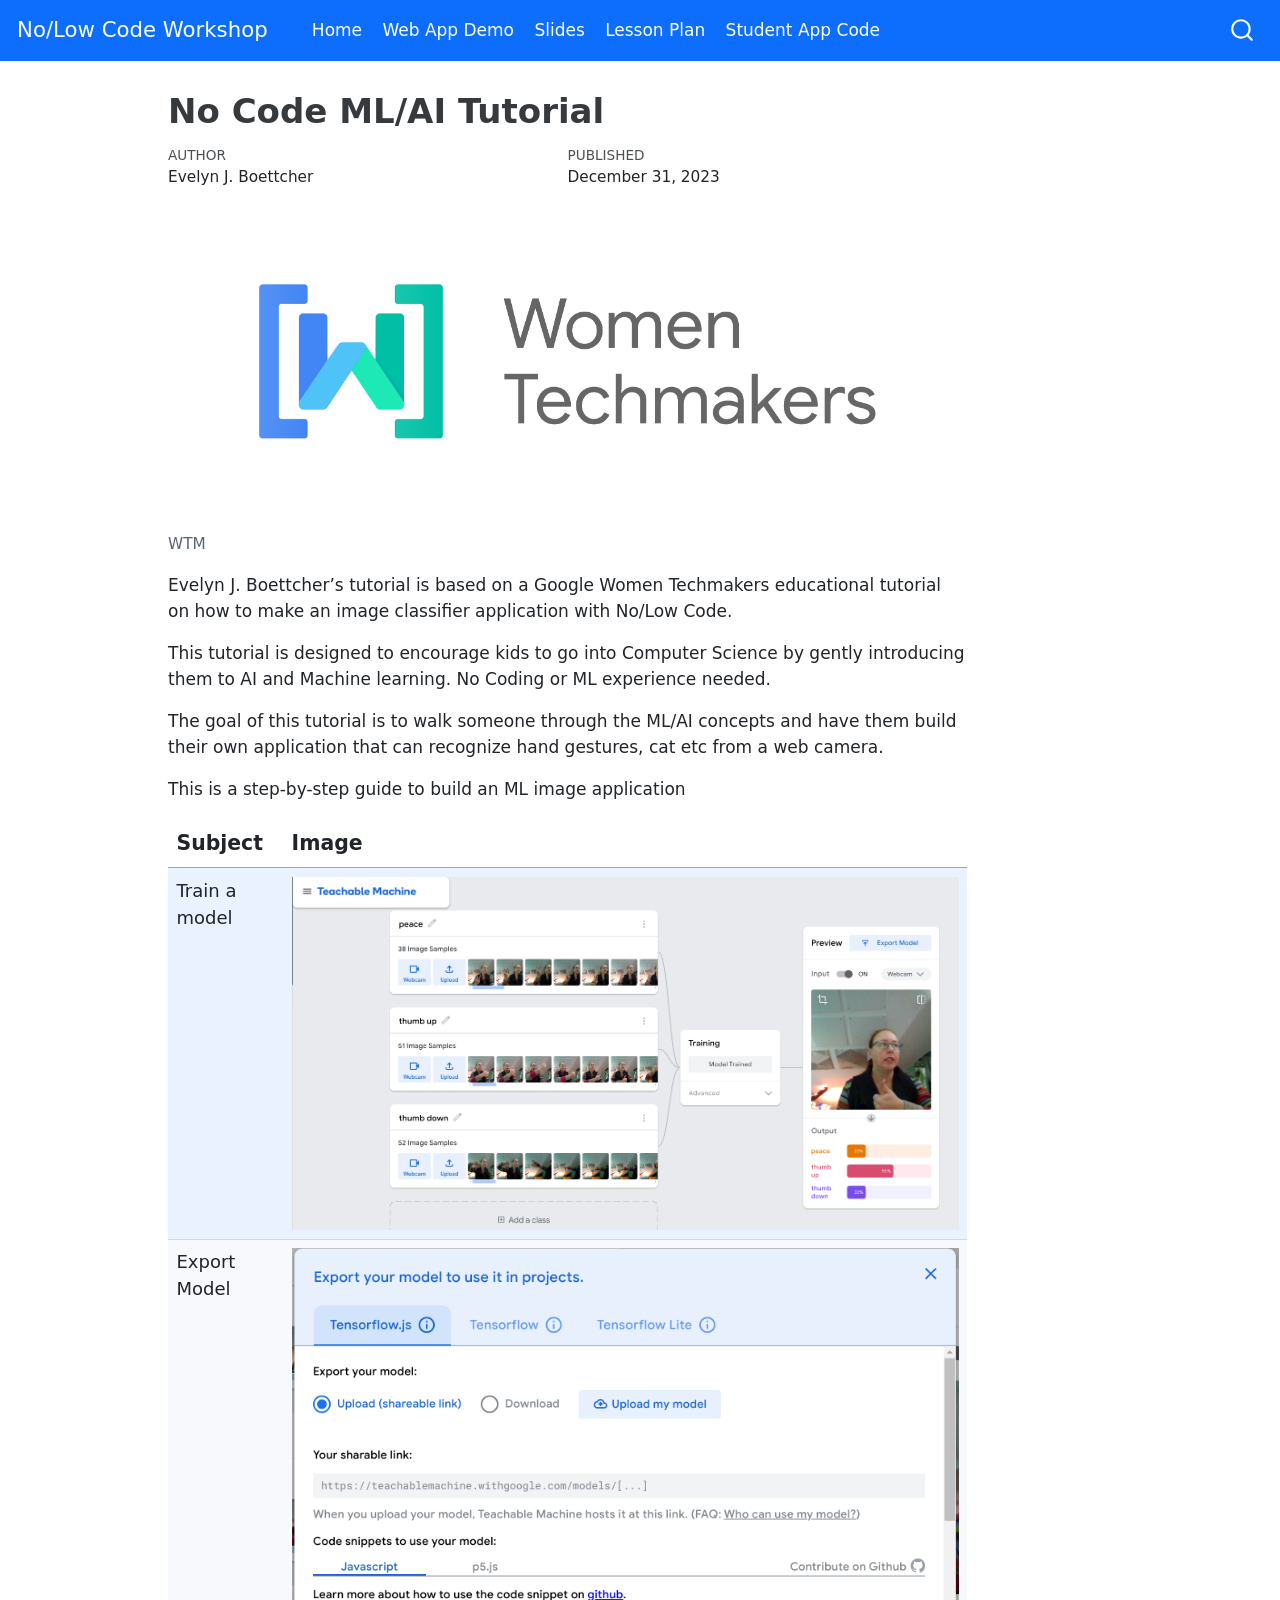
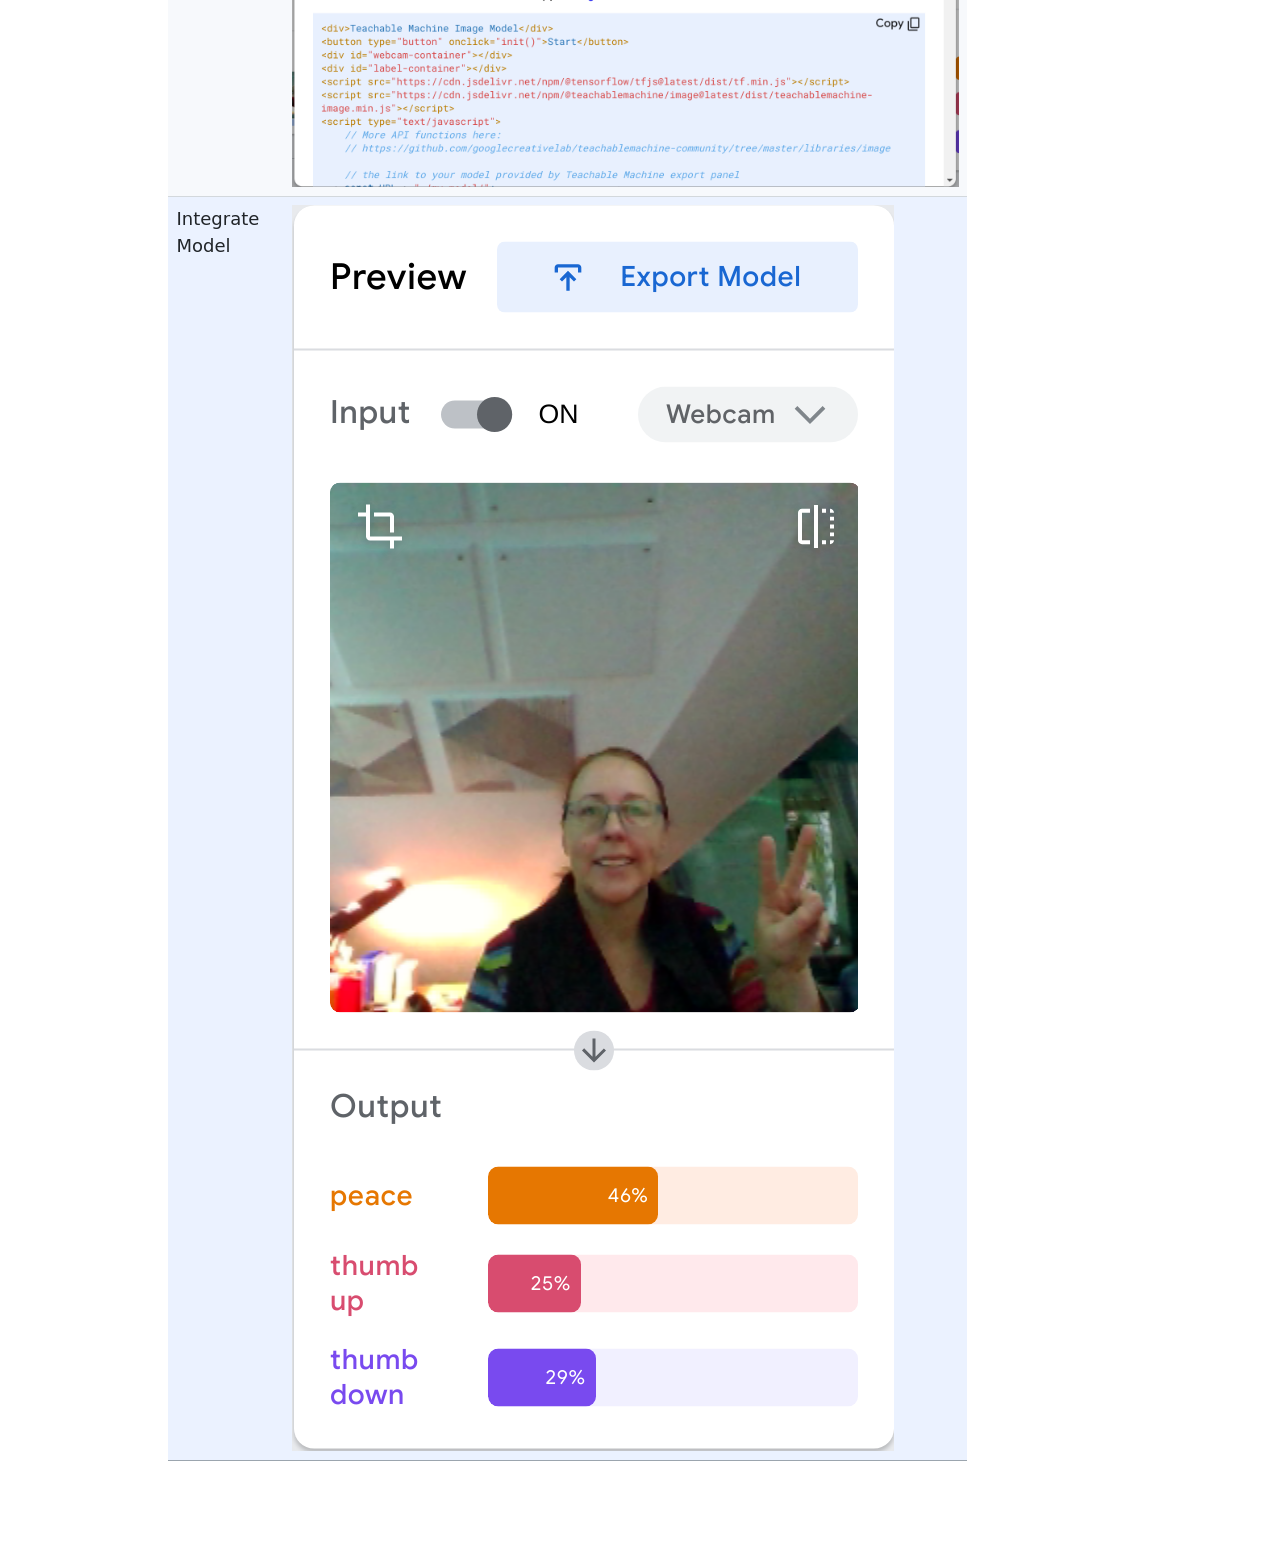
<file: docs/index.html>
<!DOCTYPE html>
<html xmlns="http://www.w3.org/1999/xhtml" lang="en" xml:lang="en"><head>

<meta charset="utf-8">
<meta name="generator" content="quarto-1.3.450">

<meta name="viewport" content="width=device-width, initial-scale=1.0, user-scalable=yes">

<meta name="author" content="Evelyn J. Boettcher">
<meta name="dcterms.date" content="2023-12-31">

<title>No/Low Code Workshop - No Code ML/AI Tutorial</title>
<style>
code{white-space: pre-wrap;}
span.smallcaps{font-variant: small-caps;}
div.columns{display: flex; gap: min(4vw, 1.5em);}
div.column{flex: auto; overflow-x: auto;}
div.hanging-indent{margin-left: 1.5em; text-indent: -1.5em;}
ul.task-list{list-style: none;}
ul.task-list li input[type="checkbox"] {
  width: 0.8em;
  margin: 0 0.8em 0.2em -1em; /* quarto-specific, see https://github.com/quarto-dev/quarto-cli/issues/4556 */ 
  vertical-align: middle;
}
</style>


<script src="site_libs/quarto-nav/quarto-nav.js"></script>
<script src="site_libs/quarto-nav/headroom.min.js"></script>
<script src="site_libs/clipboard/clipboard.min.js"></script>
<script src="site_libs/quarto-search/autocomplete.umd.js"></script>
<script src="site_libs/quarto-search/fuse.min.js"></script>
<script src="site_libs/quarto-search/quarto-search.js"></script>
<meta name="quarto:offset" content="./">
<script src="site_libs/quarto-html/quarto.js"></script>
<script src="site_libs/quarto-html/popper.min.js"></script>
<script src="site_libs/quarto-html/tippy.umd.min.js"></script>
<script src="site_libs/quarto-html/anchor.min.js"></script>
<link href="site_libs/quarto-html/tippy.css" rel="stylesheet">
<link href="site_libs/quarto-html/quarto-syntax-highlighting.css" rel="stylesheet" id="quarto-text-highlighting-styles">
<script src="site_libs/bootstrap/bootstrap.min.js"></script>
<link href="site_libs/bootstrap/bootstrap-icons.css" rel="stylesheet">
<link href="site_libs/bootstrap/bootstrap.min.css" rel="stylesheet" id="quarto-bootstrap" data-mode="light">
<script id="quarto-search-options" type="application/json">{
  "location": "navbar",
  "copy-button": false,
  "collapse-after": 3,
  "panel-placement": "end",
  "type": "overlay",
  "limit": 20,
  "language": {
    "search-no-results-text": "No results",
    "search-matching-documents-text": "matching documents",
    "search-copy-link-title": "Copy link to search",
    "search-hide-matches-text": "Hide additional matches",
    "search-more-match-text": "more match in this document",
    "search-more-matches-text": "more matches in this document",
    "search-clear-button-title": "Clear",
    "search-detached-cancel-button-title": "Cancel",
    "search-submit-button-title": "Submit",
    "search-label": "Search"
  }
}</script>


<link rel="stylesheet" href="img/evelyn_2023.css">
</head>

<body class="nav-fixed">

<div id="quarto-search-results"></div>
  <header id="quarto-header" class="headroom fixed-top">
    <nav class="navbar navbar-expand-lg navbar-dark ">
      <div class="navbar-container container-fluid">
      <div class="navbar-brand-container">
    <a class="navbar-brand" href="./index.html">
    <span class="navbar-title">No/Low Code Workshop</span>
    </a>
  </div>
            <div id="quarto-search" class="" title="Search"></div>
          <button class="navbar-toggler" type="button" data-bs-toggle="collapse" data-bs-target="#navbarCollapse" aria-controls="navbarCollapse" aria-expanded="false" aria-label="Toggle navigation" onclick="if (window.quartoToggleHeadroom) { window.quartoToggleHeadroom(); }">
  <span class="navbar-toggler-icon"></span>
</button>
          <div class="collapse navbar-collapse" id="navbarCollapse">
            <ul class="navbar-nav navbar-nav-scroll me-auto">
  <li class="nav-item">
    <a class="nav-link active" href="./index.html" rel="" target="" aria-current="page">
 <span class="menu-text">Home</span></a>
  </li>  
  <li class="nav-item">
    <a class="nav-link" href="https://ejboettcher.github.io/gemcityML-No-CodeAI/application_demo/index.html" rel="" target="">
 <span class="menu-text">Web App Demo</span></a>
  </li>  
  <li class="nav-item">
    <a class="nav-link" href="./slide_deck.html" rel="" target="">
 <span class="menu-text">Slides</span></a>
  </li>  
  <li class="nav-item">
    <a class="nav-link" href="./lessonplan.pdf" rel="" target="">
 <span class="menu-text">Lesson Plan</span></a>
  </li>  
  <li class="nav-item">
    <a class="nav-link" href="https://github.com/ejboettcher/gemcityML-No-CodeAI/tree/main/docs/student_application_starter" rel="" target="">
 <span class="menu-text">Student App Code</span></a>
  </li>  
</ul>
            <div class="quarto-navbar-tools ms-auto">
</div>
          </div> <!-- /navcollapse -->
      </div> <!-- /container-fluid -->
    </nav>
</header>
<!-- content -->
<div id="quarto-content" class="quarto-container page-columns page-rows-contents page-layout-article page-navbar">
<!-- sidebar -->
<!-- margin-sidebar -->
    <div id="quarto-margin-sidebar" class="sidebar margin-sidebar">
        
    </div>
<!-- main -->
<main class="content" id="quarto-document-content">

<header id="title-block-header" class="quarto-title-block default">
<div class="quarto-title">
<h1 class="title">No Code ML/AI Tutorial</h1>
</div>



<div class="quarto-title-meta">

    <div>
    <div class="quarto-title-meta-heading">Author</div>
    <div class="quarto-title-meta-contents">
             <p>Evelyn J. Boettcher </p>
          </div>
  </div>
    
    <div>
    <div class="quarto-title-meta-heading">Published</div>
    <div class="quarto-title-meta-contents">
      <p class="date">December 31, 2023</p>
    </div>
  </div>
  
    
  </div>
  

</header>

<div class="quarto-figure quarto-figure-center">
<figure class="figure">
<p><img src="./data/WTM_Logo_Stacked_Horizontal_Color.png" class="img-fluid figure-img"></p>
<figcaption class="figure-caption">WTM</figcaption>
</figure>
</div>
<p>Evelyn J. Boettcher’s tutorial is based on a Google Women Techmakers educational tutorial on how to make an image classifier application with No/Low Code.</p>
<p>This tutorial is designed to encourage kids to go into Computer Science by gently introducing them to AI and Machine learning. No Coding or ML experience needed.</p>
<p>The goal of this tutorial is to walk someone through the ML/AI concepts and have them build their own application that can recognize hand gestures, cat etc from a web camera.</p>
<p>This is a step-by-step guide to build an ML image application</p>
<table class="table">
<thead>
<tr class="header">
<th style="text-align: left;">Subject</th>
<th style="text-align: left;">Image</th>
</tr>
</thead>
<tbody>
<tr class="odd">
<td style="text-align: left;">Train a model</td>
<td style="text-align: left;"><img src="./data/teachable_machine.png" class="img-fluid"></td>
</tr>
<tr class="even">
<td style="text-align: left;">Export Model</td>
<td style="text-align: left;"><img src="./data/export_model.png" class="img-fluid"></td>
</tr>
<tr class="odd">
<td style="text-align: left;">Integrate Model</td>
<td style="text-align: left;"><img src="./data/evelyn_peace.png" class="img-fluid"></td>
</tr>
</tbody>
</table>



</main> <!-- /main -->
<script id="quarto-html-after-body" type="application/javascript">
window.document.addEventListener("DOMContentLoaded", function (event) {
  const toggleBodyColorMode = (bsSheetEl) => {
    const mode = bsSheetEl.getAttribute("data-mode");
    const bodyEl = window.document.querySelector("body");
    if (mode === "dark") {
      bodyEl.classList.add("quarto-dark");
      bodyEl.classList.remove("quarto-light");
    } else {
      bodyEl.classList.add("quarto-light");
      bodyEl.classList.remove("quarto-dark");
    }
  }
  const toggleBodyColorPrimary = () => {
    const bsSheetEl = window.document.querySelector("link#quarto-bootstrap");
    if (bsSheetEl) {
      toggleBodyColorMode(bsSheetEl);
    }
  }
  toggleBodyColorPrimary();  
  const icon = "";
  const anchorJS = new window.AnchorJS();
  anchorJS.options = {
    placement: 'right',
    icon: icon
  };
  anchorJS.add('.anchored');
  const isCodeAnnotation = (el) => {
    for (const clz of el.classList) {
      if (clz.startsWith('code-annotation-')) {                     
        return true;
      }
    }
    return false;
  }
  const clipboard = new window.ClipboardJS('.code-copy-button', {
    text: function(trigger) {
      const codeEl = trigger.previousElementSibling.cloneNode(true);
      for (const childEl of codeEl.children) {
        if (isCodeAnnotation(childEl)) {
          childEl.remove();
        }
      }
      return codeEl.innerText;
    }
  });
  clipboard.on('success', function(e) {
    // button target
    const button = e.trigger;
    // don't keep focus
    button.blur();
    // flash "checked"
    button.classList.add('code-copy-button-checked');
    var currentTitle = button.getAttribute("title");
    button.setAttribute("title", "Copied!");
    let tooltip;
    if (window.bootstrap) {
      button.setAttribute("data-bs-toggle", "tooltip");
      button.setAttribute("data-bs-placement", "left");
      button.setAttribute("data-bs-title", "Copied!");
      tooltip = new bootstrap.Tooltip(button, 
        { trigger: "manual", 
          customClass: "code-copy-button-tooltip",
          offset: [0, -8]});
      tooltip.show();    
    }
    setTimeout(function() {
      if (tooltip) {
        tooltip.hide();
        button.removeAttribute("data-bs-title");
        button.removeAttribute("data-bs-toggle");
        button.removeAttribute("data-bs-placement");
      }
      button.setAttribute("title", currentTitle);
      button.classList.remove('code-copy-button-checked');
    }, 1000);
    // clear code selection
    e.clearSelection();
  });
  function tippyHover(el, contentFn) {
    const config = {
      allowHTML: true,
      content: contentFn,
      maxWidth: 500,
      delay: 100,
      arrow: false,
      appendTo: function(el) {
          return el.parentElement;
      },
      interactive: true,
      interactiveBorder: 10,
      theme: 'quarto',
      placement: 'bottom-start'
    };
    window.tippy(el, config); 
  }
  const noterefs = window.document.querySelectorAll('a[role="doc-noteref"]');
  for (var i=0; i<noterefs.length; i++) {
    const ref = noterefs[i];
    tippyHover(ref, function() {
      // use id or data attribute instead here
      let href = ref.getAttribute('data-footnote-href') || ref.getAttribute('href');
      try { href = new URL(href).hash; } catch {}
      const id = href.replace(/^#\/?/, "");
      const note = window.document.getElementById(id);
      return note.innerHTML;
    });
  }
      let selectedAnnoteEl;
      const selectorForAnnotation = ( cell, annotation) => {
        let cellAttr = 'data-code-cell="' + cell + '"';
        let lineAttr = 'data-code-annotation="' +  annotation + '"';
        const selector = 'span[' + cellAttr + '][' + lineAttr + ']';
        return selector;
      }
      const selectCodeLines = (annoteEl) => {
        const doc = window.document;
        const targetCell = annoteEl.getAttribute("data-target-cell");
        const targetAnnotation = annoteEl.getAttribute("data-target-annotation");
        const annoteSpan = window.document.querySelector(selectorForAnnotation(targetCell, targetAnnotation));
        const lines = annoteSpan.getAttribute("data-code-lines").split(",");
        const lineIds = lines.map((line) => {
          return targetCell + "-" + line;
        })
        let top = null;
        let height = null;
        let parent = null;
        if (lineIds.length > 0) {
            //compute the position of the single el (top and bottom and make a div)
            const el = window.document.getElementById(lineIds[0]);
            top = el.offsetTop;
            height = el.offsetHeight;
            parent = el.parentElement.parentElement;
          if (lineIds.length > 1) {
            const lastEl = window.document.getElementById(lineIds[lineIds.length - 1]);
            const bottom = lastEl.offsetTop + lastEl.offsetHeight;
            height = bottom - top;
          }
          if (top !== null && height !== null && parent !== null) {
            // cook up a div (if necessary) and position it 
            let div = window.document.getElementById("code-annotation-line-highlight");
            if (div === null) {
              div = window.document.createElement("div");
              div.setAttribute("id", "code-annotation-line-highlight");
              div.style.position = 'absolute';
              parent.appendChild(div);
            }
            div.style.top = top - 2 + "px";
            div.style.height = height + 4 + "px";
            let gutterDiv = window.document.getElementById("code-annotation-line-highlight-gutter");
            if (gutterDiv === null) {
              gutterDiv = window.document.createElement("div");
              gutterDiv.setAttribute("id", "code-annotation-line-highlight-gutter");
              gutterDiv.style.position = 'absolute';
              const codeCell = window.document.getElementById(targetCell);
              const gutter = codeCell.querySelector('.code-annotation-gutter');
              gutter.appendChild(gutterDiv);
            }
            gutterDiv.style.top = top - 2 + "px";
            gutterDiv.style.height = height + 4 + "px";
          }
          selectedAnnoteEl = annoteEl;
        }
      };
      const unselectCodeLines = () => {
        const elementsIds = ["code-annotation-line-highlight", "code-annotation-line-highlight-gutter"];
        elementsIds.forEach((elId) => {
          const div = window.document.getElementById(elId);
          if (div) {
            div.remove();
          }
        });
        selectedAnnoteEl = undefined;
      };
      // Attach click handler to the DT
      const annoteDls = window.document.querySelectorAll('dt[data-target-cell]');
      for (const annoteDlNode of annoteDls) {
        annoteDlNode.addEventListener('click', (event) => {
          const clickedEl = event.target;
          if (clickedEl !== selectedAnnoteEl) {
            unselectCodeLines();
            const activeEl = window.document.querySelector('dt[data-target-cell].code-annotation-active');
            if (activeEl) {
              activeEl.classList.remove('code-annotation-active');
            }
            selectCodeLines(clickedEl);
            clickedEl.classList.add('code-annotation-active');
          } else {
            // Unselect the line
            unselectCodeLines();
            clickedEl.classList.remove('code-annotation-active');
          }
        });
      }
  const findCites = (el) => {
    const parentEl = el.parentElement;
    if (parentEl) {
      const cites = parentEl.dataset.cites;
      if (cites) {
        return {
          el,
          cites: cites.split(' ')
        };
      } else {
        return findCites(el.parentElement)
      }
    } else {
      return undefined;
    }
  };
  var bibliorefs = window.document.querySelectorAll('a[role="doc-biblioref"]');
  for (var i=0; i<bibliorefs.length; i++) {
    const ref = bibliorefs[i];
    const citeInfo = findCites(ref);
    if (citeInfo) {
      tippyHover(citeInfo.el, function() {
        var popup = window.document.createElement('div');
        citeInfo.cites.forEach(function(cite) {
          var citeDiv = window.document.createElement('div');
          citeDiv.classList.add('hanging-indent');
          citeDiv.classList.add('csl-entry');
          var biblioDiv = window.document.getElementById('ref-' + cite);
          if (biblioDiv) {
            citeDiv.innerHTML = biblioDiv.innerHTML;
          }
          popup.appendChild(citeDiv);
        });
        return popup.innerHTML;
      });
    }
  }
});
</script>
</div> <!-- /content -->



</body></html>
</file>
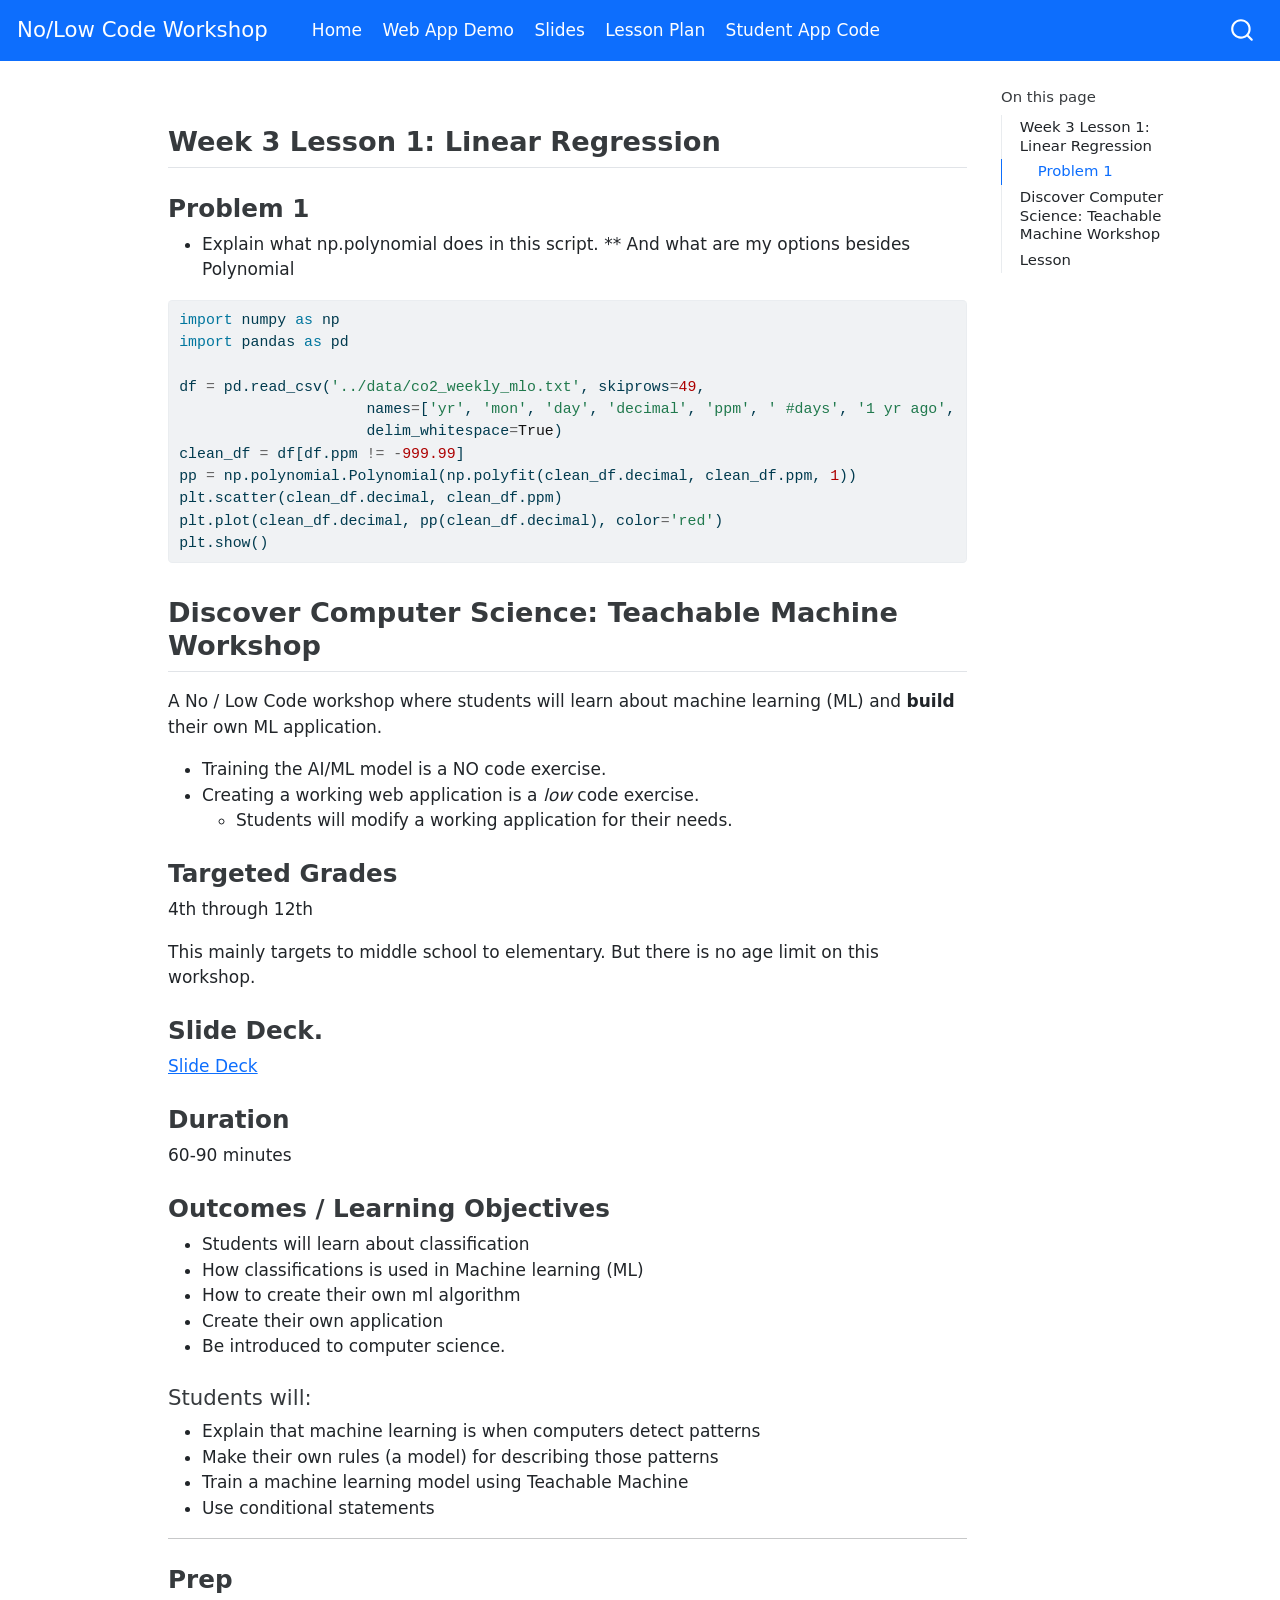
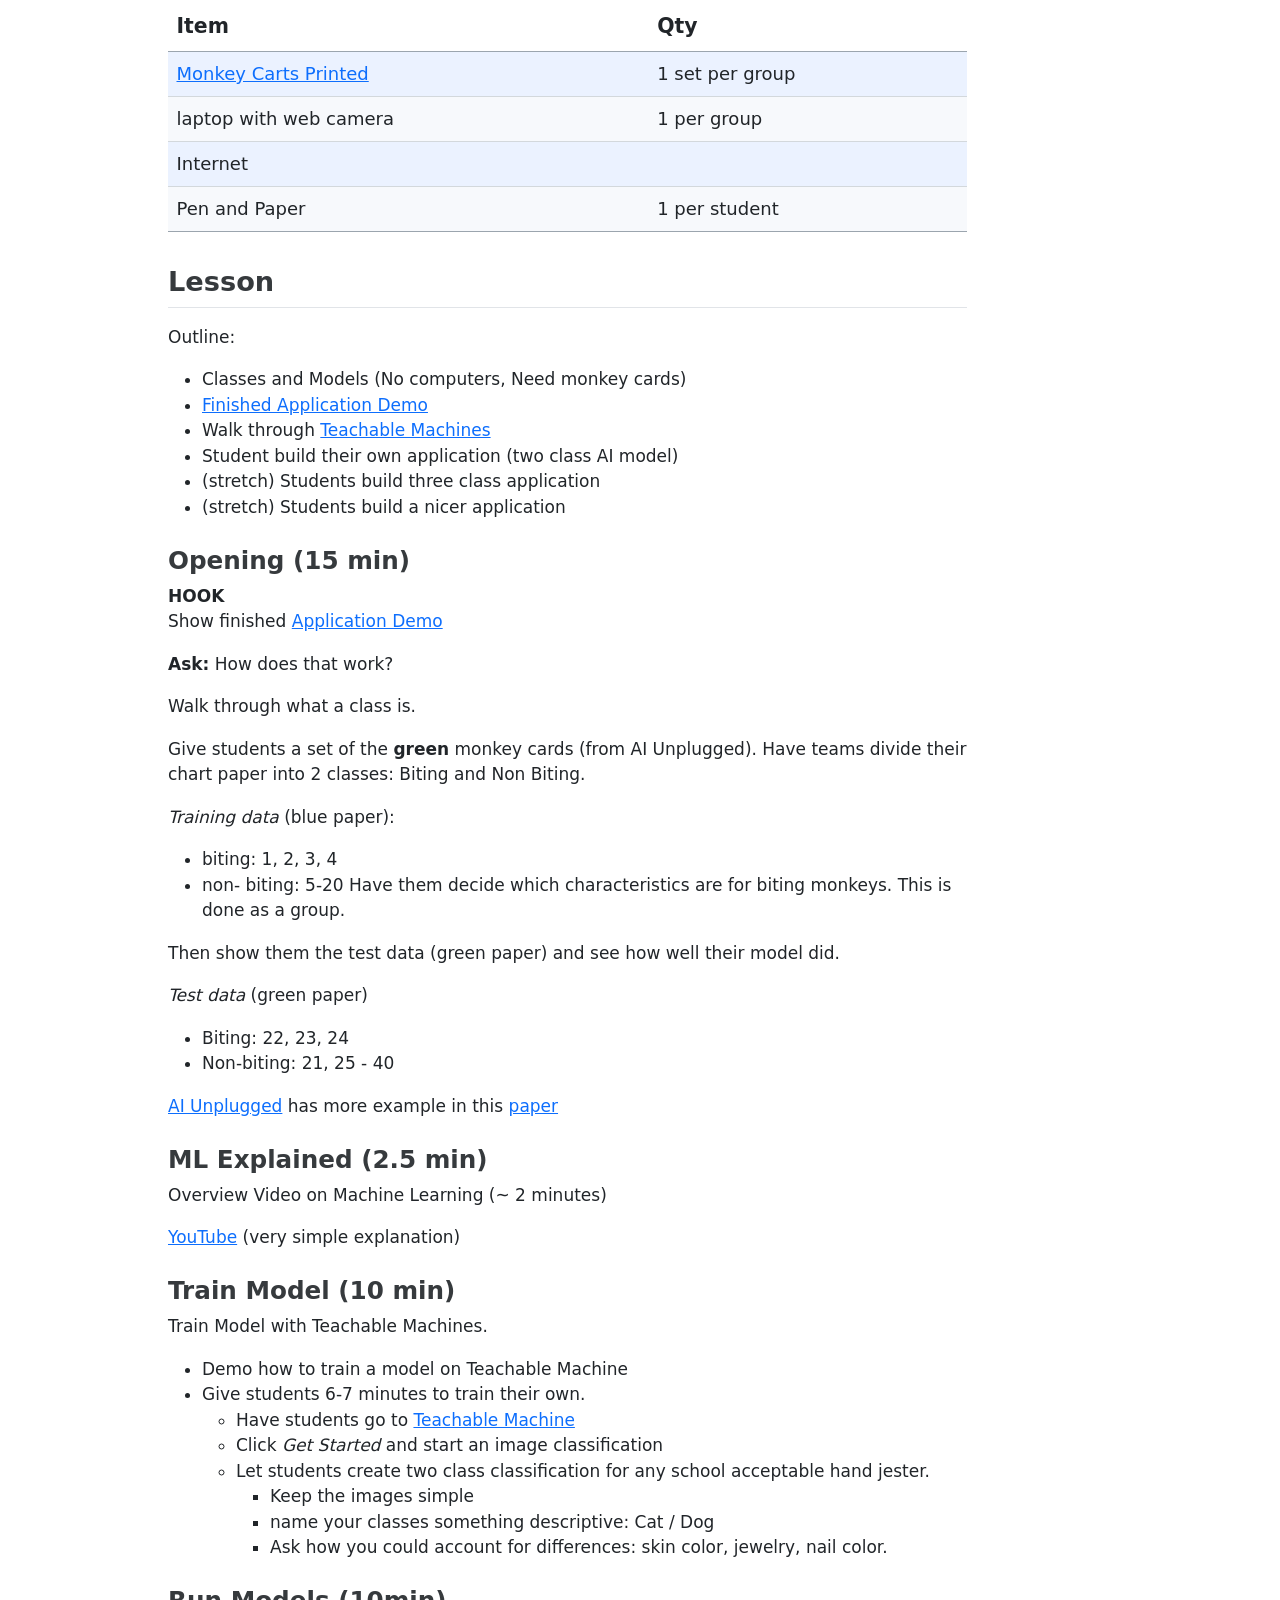
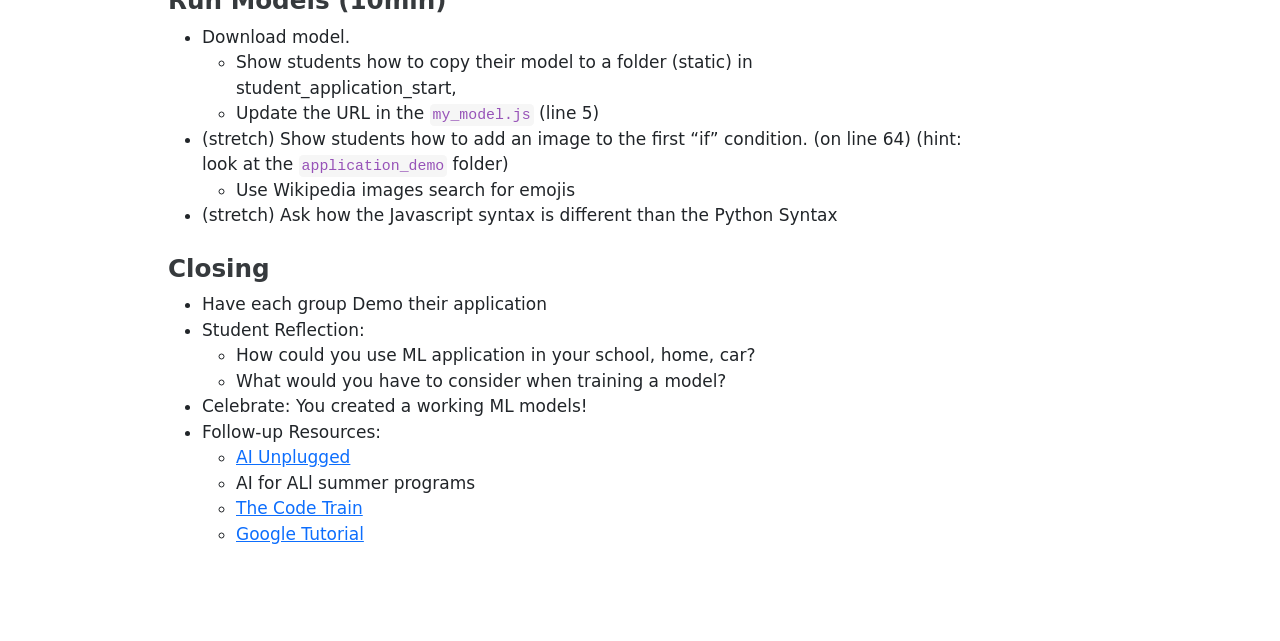
<file: docs/custom_template.html>
<!DOCTYPE html>
<html xmlns="http://www.w3.org/1999/xhtml" lang="en" xml:lang="en"><head>

<meta charset="utf-8">
<meta name="generator" content="quarto-1.3.450">

<meta name="viewport" content="width=device-width, initial-scale=1.0, user-scalable=yes">


<title>No/Low Code Workshop – custom_template</title>
<style>
code{white-space: pre-wrap;}
span.smallcaps{font-variant: small-caps;}
div.columns{display: flex; gap: min(4vw, 1.5em);}
div.column{flex: auto; overflow-x: auto;}
div.hanging-indent{margin-left: 1.5em; text-indent: -1.5em;}
ul.task-list{list-style: none;}
ul.task-list li input[type="checkbox"] {
  width: 0.8em;
  margin: 0 0.8em 0.2em -1em; /* quarto-specific, see https://github.com/quarto-dev/quarto-cli/issues/4556 */ 
  vertical-align: middle;
}
/* CSS for syntax highlighting */
pre > code.sourceCode { white-space: pre; position: relative; }
pre > code.sourceCode > span { display: inline-block; line-height: 1.25; }
pre > code.sourceCode > span:empty { height: 1.2em; }
.sourceCode { overflow: visible; }
code.sourceCode > span { color: inherit; text-decoration: inherit; }
div.sourceCode { margin: 1em 0; }
pre.sourceCode { margin: 0; }
@media screen {
div.sourceCode { overflow: auto; }
}
@media print {
pre > code.sourceCode { white-space: pre-wrap; }
pre > code.sourceCode > span { text-indent: -5em; padding-left: 5em; }
}
pre.numberSource code
  { counter-reset: source-line 0; }
pre.numberSource code > span
  { position: relative; left: -4em; counter-increment: source-line; }
pre.numberSource code > span > a:first-child::before
  { content: counter(source-line);
    position: relative; left: -1em; text-align: right; vertical-align: baseline;
    border: none; display: inline-block;
    -webkit-touch-callout: none; -webkit-user-select: none;
    -khtml-user-select: none; -moz-user-select: none;
    -ms-user-select: none; user-select: none;
    padding: 0 4px; width: 4em;
  }
pre.numberSource { margin-left: 3em;  padding-left: 4px; }
div.sourceCode
  {   }
@media screen {
pre > code.sourceCode > span > a:first-child::before { text-decoration: underline; }
}
</style>


<script src="site_libs/quarto-nav/quarto-nav.js"></script>
<script src="site_libs/quarto-nav/headroom.min.js"></script>
<script src="site_libs/clipboard/clipboard.min.js"></script>
<script src="site_libs/quarto-search/autocomplete.umd.js"></script>
<script src="site_libs/quarto-search/fuse.min.js"></script>
<script src="site_libs/quarto-search/quarto-search.js"></script>
<meta name="quarto:offset" content="./">
<script src="site_libs/quarto-html/quarto.js"></script>
<script src="site_libs/quarto-html/popper.min.js"></script>
<script src="site_libs/quarto-html/tippy.umd.min.js"></script>
<script src="site_libs/quarto-html/anchor.min.js"></script>
<link href="site_libs/quarto-html/tippy.css" rel="stylesheet">
<link href="site_libs/quarto-html/quarto-syntax-highlighting.css" rel="stylesheet" id="quarto-text-highlighting-styles">
<script src="site_libs/bootstrap/bootstrap.min.js"></script>
<link href="site_libs/bootstrap/bootstrap-icons.css" rel="stylesheet">
<link href="site_libs/bootstrap/bootstrap.min.css" rel="stylesheet" id="quarto-bootstrap" data-mode="light">
<script id="quarto-search-options" type="application/json">{
  "location": "navbar",
  "copy-button": false,
  "collapse-after": 3,
  "panel-placement": "end",
  "type": "overlay",
  "limit": 20,
  "language": {
    "search-no-results-text": "No results",
    "search-matching-documents-text": "matching documents",
    "search-copy-link-title": "Copy link to search",
    "search-hide-matches-text": "Hide additional matches",
    "search-more-match-text": "more match in this document",
    "search-more-matches-text": "more matches in this document",
    "search-clear-button-title": "Clear",
    "search-detached-cancel-button-title": "Cancel",
    "search-submit-button-title": "Submit",
    "search-label": "Search"
  }
}</script>


<link rel="stylesheet" href="img/evelyn_2023.css">
</head>

<body class="nav-fixed">

<div id="quarto-search-results"></div>
  <header id="quarto-header" class="headroom fixed-top">
    <nav class="navbar navbar-expand-lg navbar-dark ">
      <div class="navbar-container container-fluid">
      <div class="navbar-brand-container">
    <a class="navbar-brand" href="./index.html">
    <span class="navbar-title">No/Low Code Workshop</span>
    </a>
  </div>
            <div id="quarto-search" class="" title="Search"></div>
          <button class="navbar-toggler" type="button" data-bs-toggle="collapse" data-bs-target="#navbarCollapse" aria-controls="navbarCollapse" aria-expanded="false" aria-label="Toggle navigation" onclick="if (window.quartoToggleHeadroom) { window.quartoToggleHeadroom(); }">
  <span class="navbar-toggler-icon"></span>
</button>
          <div class="collapse navbar-collapse" id="navbarCollapse">
            <ul class="navbar-nav navbar-nav-scroll me-auto">
  <li class="nav-item">
    <a class="nav-link" href="./index.html" rel="" target="">
 <span class="menu-text">Home</span></a>
  </li>  
  <li class="nav-item">
    <a class="nav-link" href="https://ejboettcher.github.io/gemcityML-No-CodeAI/application_demo/index.html" rel="" target="">
 <span class="menu-text">Web App Demo</span></a>
  </li>  
  <li class="nav-item">
    <a class="nav-link" href="./slide_deck.html" rel="" target="">
 <span class="menu-text">Slides</span></a>
  </li>  
  <li class="nav-item">
    <a class="nav-link" href="./lessonplan.pdf" rel="" target="">
 <span class="menu-text">Lesson Plan</span></a>
  </li>  
  <li class="nav-item">
    <a class="nav-link" href="https://github.com/ejboettcher/gemcityML-No-CodeAI/tree/main/docs/student_application_starter" rel="" target="">
 <span class="menu-text">Student App Code</span></a>
  </li>  
</ul>
            <div class="quarto-navbar-tools ms-auto">
</div>
          </div> <!-- /navcollapse -->
      </div> <!-- /container-fluid -->
    </nav>
</header>
<!-- content -->
<div id="quarto-content" class="quarto-container page-columns page-rows-contents page-layout-article page-navbar">
<!-- sidebar -->
<!-- margin-sidebar -->
    <div id="quarto-margin-sidebar" class="sidebar margin-sidebar">
        <nav id="TOC" role="doc-toc" class="toc-active">
    <h2 id="toc-title">On this page</h2>
   
  <ul>
  <li><a href="#section" id="toc-section" class="nav-link active" data-scroll-target="#section"></a>
  <ul class="collapse">
  <li><a href="#week-3-lesson-1-linear-regression" id="toc-week-3-lesson-1-linear-regression" class="nav-link" data-scroll-target="#week-3-lesson-1-linear-regression">Week 3 Lesson 1: Linear Regression</a>
  <ul class="collapse">
  <li><a href="#problem-1" id="toc-problem-1" class="nav-link" data-scroll-target="#problem-1">Problem 1</a></li>
  </ul></li>
  <li><a href="#discover-computer-science-teachable-machine-workshop" id="toc-discover-computer-science-teachable-machine-workshop" class="nav-link" data-scroll-target="#discover-computer-science-teachable-machine-workshop">Discover Computer Science: Teachable Machine Workshop</a>
  <ul class="collapse">
  <li><a href="#targeted-grades" id="toc-targeted-grades" class="nav-link" data-scroll-target="#targeted-grades">Targeted Grades</a></li>
  <li><a href="#slide-deck." id="toc-slide-deck." class="nav-link" data-scroll-target="#slide-deck.">Slide Deck.</a></li>
  <li><a href="#duration" id="toc-duration" class="nav-link" data-scroll-target="#duration">Duration</a></li>
  <li><a href="#outcomes-learning-objectives" id="toc-outcomes-learning-objectives" class="nav-link" data-scroll-target="#outcomes-learning-objectives">Outcomes / Learning Objectives</a></li>
  <li><a href="#prep" id="toc-prep" class="nav-link" data-scroll-target="#prep">Prep</a></li>
  </ul></li>
  <li><a href="#lesson" id="toc-lesson" class="nav-link" data-scroll-target="#lesson">Lesson</a>
  <ul class="collapse">
  <li><a href="#opening-15-min" id="toc-opening-15-min" class="nav-link" data-scroll-target="#opening-15-min">Opening (15 min)</a></li>
  <li><a href="#ml-explained-2.5-min" id="toc-ml-explained-2.5-min" class="nav-link" data-scroll-target="#ml-explained-2.5-min">ML Explained (2.5 min)</a></li>
  <li><a href="#train-model-10-min" id="toc-train-model-10-min" class="nav-link" data-scroll-target="#train-model-10-min">Train Model (10 min)</a></li>
  <li><a href="#run-models-10min" id="toc-run-models-10min" class="nav-link" data-scroll-target="#run-models-10min">Run Models (10min)</a></li>
  <li><a href="#closing" id="toc-closing" class="nav-link" data-scroll-target="#closing">Closing</a></li>
  </ul></li>
  </ul></li>
  </ul>
</nav>
    </div>
<!-- main -->
<main class="content" id="quarto-document-content">



<section id="section" class="level1">
<h1></h1>
<section id="week-3-lesson-1-linear-regression" class="level2">
<h2 class="anchored" data-anchor-id="week-3-lesson-1-linear-regression">Week 3 Lesson 1: Linear Regression</h2>
<section id="problem-1" class="level3">
<h3 class="anchored" data-anchor-id="problem-1">Problem 1</h3>
<ul>
<li>Explain what np.polynomial does in this script. ** And what are my options besides Polynomial</li>
</ul>
<div class="sourceCode" id="cb1"><pre class="sourceCode python code-with-copy"><code class="sourceCode python"><span id="cb1-1"><a href="#cb1-1" aria-hidden="true" tabindex="-1"></a><span class="im">import</span> numpy <span class="im">as</span> np</span>
<span id="cb1-2"><a href="#cb1-2" aria-hidden="true" tabindex="-1"></a><span class="im">import</span> pandas <span class="im">as</span> pd</span>
<span id="cb1-3"><a href="#cb1-3" aria-hidden="true" tabindex="-1"></a></span>
<span id="cb1-4"><a href="#cb1-4" aria-hidden="true" tabindex="-1"></a>df <span class="op">=</span> pd.read_csv(<span class="st">'../data/co2_weekly_mlo.txt'</span>, skiprows<span class="op">=</span><span class="dv">49</span>,</span>
<span id="cb1-5"><a href="#cb1-5" aria-hidden="true" tabindex="-1"></a>                     names<span class="op">=</span>[<span class="st">'yr'</span>, <span class="st">'mon'</span>, <span class="st">'day'</span>, <span class="st">'decimal'</span>, <span class="st">'ppm'</span>, <span class="st">' #days'</span>, <span class="st">'1 yr ago'</span>, <span class="st">'10 yr ago'</span>, <span class="st">'since 1800'</span>],</span>
<span id="cb1-6"><a href="#cb1-6" aria-hidden="true" tabindex="-1"></a>                     delim_whitespace<span class="op">=</span><span class="va">True</span>)</span>
<span id="cb1-7"><a href="#cb1-7" aria-hidden="true" tabindex="-1"></a>clean_df <span class="op">=</span> df[df.ppm <span class="op">!=</span> <span class="op">-</span><span class="fl">999.99</span>]</span>
<span id="cb1-8"><a href="#cb1-8" aria-hidden="true" tabindex="-1"></a>pp <span class="op">=</span> np.polynomial.Polynomial(np.polyfit(clean_df.decimal, clean_df.ppm, <span class="dv">1</span>))</span>
<span id="cb1-9"><a href="#cb1-9" aria-hidden="true" tabindex="-1"></a>plt.scatter(clean_df.decimal, clean_df.ppm)</span>
<span id="cb1-10"><a href="#cb1-10" aria-hidden="true" tabindex="-1"></a>plt.plot(clean_df.decimal, pp(clean_df.decimal), color<span class="op">=</span><span class="st">'red'</span>)</span>
<span id="cb1-11"><a href="#cb1-11" aria-hidden="true" tabindex="-1"></a>plt.show()</span></code><button title="Copy to Clipboard" class="code-copy-button"><i class="bi"></i></button></pre></div>
</section>
</section>
<section id="discover-computer-science-teachable-machine-workshop" class="level2">
<h2 class="anchored" data-anchor-id="discover-computer-science-teachable-machine-workshop">Discover Computer Science: Teachable Machine Workshop</h2>
<p>A No / Low Code workshop where students will learn about machine learning (ML) and <strong>build</strong> their own ML application.</p>
<ul>
<li>Training the AI/ML model is a NO code exercise.<br>
</li>
<li>Creating a working web application is a <em>low</em> code exercise.
<ul>
<li>Students will modify a working application for their needs.</li>
</ul></li>
</ul>
<section id="targeted-grades" class="level3">
<h3 class="anchored" data-anchor-id="targeted-grades">Targeted Grades</h3>
<p>4th through 12th</p>
<p>This mainly targets to middle school to elementary. But there is no age limit on this workshop.</p>
</section>
<section id="slide-deck." class="level3">
<h3 class="anchored" data-anchor-id="slide-deck.">Slide Deck.</h3>
<p><a href="https://ejboettcher.github.io/gemcityML-No-CodeAI/slide_deck.html#/title-slide">Slide Deck</a></p>
</section>
<section id="duration" class="level3">
<h3 class="anchored" data-anchor-id="duration">Duration</h3>
<p>60-90 minutes</p>
</section>
<section id="outcomes-learning-objectives" class="level3">
<h3 class="anchored" data-anchor-id="outcomes-learning-objectives">Outcomes / Learning Objectives</h3>
<ul>
<li>Students will learn about classification</li>
<li>How classifications is used in Machine learning (ML)</li>
<li>How to create their own ml algorithm</li>
<li>Create their own application</li>
<li>Be introduced to computer science.</li>
</ul>
<section id="students-will" class="level4">
<h4 class="anchored" data-anchor-id="students-will">Students will:</h4>
<ul>
<li>Explain that machine learning is when computers detect patterns</li>
<li>Make their own rules (a model) for describing those patterns</li>
<li>Train a machine learning model using Teachable Machine</li>
<li>Use conditional statements</li>
</ul>
<hr>
</section>
</section>
<section id="prep" class="level3">
<h3 class="anchored" data-anchor-id="prep">Prep</h3>
<table class="table">
<thead>
<tr class="header">
<th style="text-align: left;">Item</th>
<th style="text-align: left;">Qty</th>
</tr>
</thead>
<tbody>
<tr class="odd">
<td style="text-align: left;"><a href="https://ejboettcher.github.io/gemcityML-No-CodeAI/data/monkey_class.pdf">Monkey Carts Printed</a></td>
<td style="text-align: left;">1 set per group</td>
</tr>
<tr class="even">
<td style="text-align: left;">laptop with web camera</td>
<td style="text-align: left;">1 per group</td>
</tr>
<tr class="odd">
<td style="text-align: left;">Internet</td>
<td style="text-align: left;"></td>
</tr>
<tr class="even">
<td style="text-align: left;">Pen and Paper</td>
<td style="text-align: left;">1 per student</td>
</tr>
</tbody>
</table>
</section>
</section>
<section id="lesson" class="level2">
<h2 class="anchored" data-anchor-id="lesson">Lesson</h2>
<p>Outline:</p>
<ul>
<li>Classes and Models (No computers, Need monkey cards)</li>
<li><a href="https://ejboettcher.github.io/gemcityML-No-CodeAI/application_demo/index.html">Finished Application Demo</a></li>
<li>Walk through <a href="https://teachablemachine.withgoogle.com/">Teachable Machines</a></li>
<li>Student build their own application (two class AI model)</li>
<li>(stretch) Students build three class application</li>
<li>(stretch) Students build a nicer application</li>
</ul>
<section id="opening-15-min" class="level3">
<h3 class="anchored" data-anchor-id="opening-15-min">Opening (15 min)</h3>
<p><strong>HOOK</strong><br>
Show finished <a href="https://ejboettcher.github.io/gemcityML-No-CodeAI/application_demo/index.html">Application Demo</a></p>
<p><strong>Ask:</strong> How does that work?</p>
<p>Walk through what a class is.</p>
<p>Give students a set of the <strong>green</strong> monkey cards (from AI Unplugged). Have teams divide their chart paper into 2 classes: Biting and Non Biting.</p>
<p><em>Training data</em> (blue paper):</p>
<ul>
<li>biting: 1, 2, 3, 4</li>
<li>non- biting: 5-20 Have them decide which characteristics are for biting monkeys. This is done as a group.</li>
</ul>
<p>Then show them the test data (green paper) and see how well their model did.</p>
<p><em>Test data</em> (green paper)</p>
<ul>
<li>Biting: 22, 23, 24</li>
<li>Non-biting: 21, 25 - 40</li>
</ul>
<p><a href="https://www.aiunplugged.org/monkey_game.pdf">AI Unplugged</a> has more example in this <a href="./data/monkey_paper.pdf">paper</a></p>
</section>
<section id="ml-explained-2.5-min" class="level3">
<h3 class="anchored" data-anchor-id="ml-explained-2.5-min">ML Explained (2.5 min)</h3>
<p>Overview Video on Machine Learning (~ 2 minutes)</p>
<p><a href="https://www.youtube.com/watch?v=f_uwKZIAeM0">YouTube</a> (very simple explanation)</p>
</section>
<section id="train-model-10-min" class="level3">
<h3 class="anchored" data-anchor-id="train-model-10-min">Train Model (10 min)</h3>
<p>Train Model with Teachable Machines.</p>
<ul>
<li>Demo how to train a model on Teachable Machine</li>
<li>Give students 6-7 minutes to train their own.
<ul>
<li>Have students go to <a href="https://teachablemachine.withgoogle.com/">Teachable Machine</a></li>
<li>Click <em>Get Started</em> and start an image classification</li>
<li>Let students create two class classification for any school acceptable hand jester.
<ul>
<li>Keep the images simple</li>
<li>name your classes something descriptive: Cat / Dog</li>
<li>Ask how you could account for differences: skin color, jewelry, nail color.</li>
</ul></li>
</ul></li>
</ul>
</section>
<section id="run-models-10min" class="level3">
<h3 class="anchored" data-anchor-id="run-models-10min">Run Models (10min)</h3>
<ul>
<li>Download model.
<ul>
<li>Show students how to copy their model to a folder (static) in student_application_start,</li>
<li>Update the URL in the <code>my_model.js</code> (line 5)</li>
</ul></li>
<li>(stretch) Show students how to add an image to the first “if” condition. (on line 64) (hint: look at the <code>application_demo</code> folder)
<ul>
<li>Use Wikipedia images search for emojis</li>
</ul></li>
<li>(stretch) Ask how the Javascript syntax is different than the Python Syntax</li>
</ul>
</section>
<section id="closing" class="level3">
<h3 class="anchored" data-anchor-id="closing">Closing</h3>
<ul>
<li>Have each group Demo their application</li>
<li>Student Reflection:
<ul>
<li>How could you use ML application in your school, home, car?</li>
<li>What would you have to consider when training a model?</li>
</ul></li>
<li>Celebrate: You created a working ML models!<br>
</li>
<li>Follow-up Resources:
<ul>
<li><a href="https://www.aiunplugged.org/monkey_game.pdf">AI Unplugged</a></li>
<li>AI for ALl summer programs</li>
<li><a href="https://thecodingtrain.com/">The Code Train</a></li>
<li><a href="https://codelabs.developers.google.com/tensorflowjs-transfer-learning-teachable-machine#6">Google Tutorial</a></li>
</ul></li>
</ul>


</section>
</section>
</section>

</main> <!-- /main -->
<script id="quarto-html-after-body" type="application/javascript">
window.document.addEventListener("DOMContentLoaded", function (event) {
  const toggleBodyColorMode = (bsSheetEl) => {
    const mode = bsSheetEl.getAttribute("data-mode");
    const bodyEl = window.document.querySelector("body");
    if (mode === "dark") {
      bodyEl.classList.add("quarto-dark");
      bodyEl.classList.remove("quarto-light");
    } else {
      bodyEl.classList.add("quarto-light");
      bodyEl.classList.remove("quarto-dark");
    }
  }
  const toggleBodyColorPrimary = () => {
    const bsSheetEl = window.document.querySelector("link#quarto-bootstrap");
    if (bsSheetEl) {
      toggleBodyColorMode(bsSheetEl);
    }
  }
  toggleBodyColorPrimary();  
  const icon = "";
  const anchorJS = new window.AnchorJS();
  anchorJS.options = {
    placement: 'right',
    icon: icon
  };
  anchorJS.add('.anchored');
  const isCodeAnnotation = (el) => {
    for (const clz of el.classList) {
      if (clz.startsWith('code-annotation-')) {                     
        return true;
      }
    }
    return false;
  }
  const clipboard = new window.ClipboardJS('.code-copy-button', {
    text: function(trigger) {
      const codeEl = trigger.previousElementSibling.cloneNode(true);
      for (const childEl of codeEl.children) {
        if (isCodeAnnotation(childEl)) {
          childEl.remove();
        }
      }
      return codeEl.innerText;
    }
  });
  clipboard.on('success', function(e) {
    // button target
    const button = e.trigger;
    // don't keep focus
    button.blur();
    // flash "checked"
    button.classList.add('code-copy-button-checked');
    var currentTitle = button.getAttribute("title");
    button.setAttribute("title", "Copied!");
    let tooltip;
    if (window.bootstrap) {
      button.setAttribute("data-bs-toggle", "tooltip");
      button.setAttribute("data-bs-placement", "left");
      button.setAttribute("data-bs-title", "Copied!");
      tooltip = new bootstrap.Tooltip(button, 
        { trigger: "manual", 
          customClass: "code-copy-button-tooltip",
          offset: [0, -8]});
      tooltip.show();    
    }
    setTimeout(function() {
      if (tooltip) {
        tooltip.hide();
        button.removeAttribute("data-bs-title");
        button.removeAttribute("data-bs-toggle");
        button.removeAttribute("data-bs-placement");
      }
      button.setAttribute("title", currentTitle);
      button.classList.remove('code-copy-button-checked');
    }, 1000);
    // clear code selection
    e.clearSelection();
  });
  function tippyHover(el, contentFn) {
    const config = {
      allowHTML: true,
      content: contentFn,
      maxWidth: 500,
      delay: 100,
      arrow: false,
      appendTo: function(el) {
          return el.parentElement;
      },
      interactive: true,
      interactiveBorder: 10,
      theme: 'quarto',
      placement: 'bottom-start'
    };
    window.tippy(el, config); 
  }
  const noterefs = window.document.querySelectorAll('a[role="doc-noteref"]');
  for (var i=0; i<noterefs.length; i++) {
    const ref = noterefs[i];
    tippyHover(ref, function() {
      // use id or data attribute instead here
      let href = ref.getAttribute('data-footnote-href') || ref.getAttribute('href');
      try { href = new URL(href).hash; } catch {}
      const id = href.replace(/^#\/?/, "");
      const note = window.document.getElementById(id);
      return note.innerHTML;
    });
  }
      let selectedAnnoteEl;
      const selectorForAnnotation = ( cell, annotation) => {
        let cellAttr = 'data-code-cell="' + cell + '"';
        let lineAttr = 'data-code-annotation="' +  annotation + '"';
        const selector = 'span[' + cellAttr + '][' + lineAttr + ']';
        return selector;
      }
      const selectCodeLines = (annoteEl) => {
        const doc = window.document;
        const targetCell = annoteEl.getAttribute("data-target-cell");
        const targetAnnotation = annoteEl.getAttribute("data-target-annotation");
        const annoteSpan = window.document.querySelector(selectorForAnnotation(targetCell, targetAnnotation));
        const lines = annoteSpan.getAttribute("data-code-lines").split(",");
        const lineIds = lines.map((line) => {
          return targetCell + "-" + line;
        })
        let top = null;
        let height = null;
        let parent = null;
        if (lineIds.length > 0) {
            //compute the position of the single el (top and bottom and make a div)
            const el = window.document.getElementById(lineIds[0]);
            top = el.offsetTop;
            height = el.offsetHeight;
            parent = el.parentElement.parentElement;
          if (lineIds.length > 1) {
            const lastEl = window.document.getElementById(lineIds[lineIds.length - 1]);
            const bottom = lastEl.offsetTop + lastEl.offsetHeight;
            height = bottom - top;
          }
          if (top !== null && height !== null && parent !== null) {
            // cook up a div (if necessary) and position it 
            let div = window.document.getElementById("code-annotation-line-highlight");
            if (div === null) {
              div = window.document.createElement("div");
              div.setAttribute("id", "code-annotation-line-highlight");
              div.style.position = 'absolute';
              parent.appendChild(div);
            }
            div.style.top = top - 2 + "px";
            div.style.height = height + 4 + "px";
            let gutterDiv = window.document.getElementById("code-annotation-line-highlight-gutter");
            if (gutterDiv === null) {
              gutterDiv = window.document.createElement("div");
              gutterDiv.setAttribute("id", "code-annotation-line-highlight-gutter");
              gutterDiv.style.position = 'absolute';
              const codeCell = window.document.getElementById(targetCell);
              const gutter = codeCell.querySelector('.code-annotation-gutter');
              gutter.appendChild(gutterDiv);
            }
            gutterDiv.style.top = top - 2 + "px";
            gutterDiv.style.height = height + 4 + "px";
          }
          selectedAnnoteEl = annoteEl;
        }
      };
      const unselectCodeLines = () => {
        const elementsIds = ["code-annotation-line-highlight", "code-annotation-line-highlight-gutter"];
        elementsIds.forEach((elId) => {
          const div = window.document.getElementById(elId);
          if (div) {
            div.remove();
          }
        });
        selectedAnnoteEl = undefined;
      };
      // Attach click handler to the DT
      const annoteDls = window.document.querySelectorAll('dt[data-target-cell]');
      for (const annoteDlNode of annoteDls) {
        annoteDlNode.addEventListener('click', (event) => {
          const clickedEl = event.target;
          if (clickedEl !== selectedAnnoteEl) {
            unselectCodeLines();
            const activeEl = window.document.querySelector('dt[data-target-cell].code-annotation-active');
            if (activeEl) {
              activeEl.classList.remove('code-annotation-active');
            }
            selectCodeLines(clickedEl);
            clickedEl.classList.add('code-annotation-active');
          } else {
            // Unselect the line
            unselectCodeLines();
            clickedEl.classList.remove('code-annotation-active');
          }
        });
      }
  const findCites = (el) => {
    const parentEl = el.parentElement;
    if (parentEl) {
      const cites = parentEl.dataset.cites;
      if (cites) {
        return {
          el,
          cites: cites.split(' ')
        };
      } else {
        return findCites(el.parentElement)
      }
    } else {
      return undefined;
    }
  };
  var bibliorefs = window.document.querySelectorAll('a[role="doc-biblioref"]');
  for (var i=0; i<bibliorefs.length; i++) {
    const ref = bibliorefs[i];
    const citeInfo = findCites(ref);
    if (citeInfo) {
      tippyHover(citeInfo.el, function() {
        var popup = window.document.createElement('div');
        citeInfo.cites.forEach(function(cite) {
          var citeDiv = window.document.createElement('div');
          citeDiv.classList.add('hanging-indent');
          citeDiv.classList.add('csl-entry');
          var biblioDiv = window.document.getElementById('ref-' + cite);
          if (biblioDiv) {
            citeDiv.innerHTML = biblioDiv.innerHTML;
          }
          popup.appendChild(citeDiv);
        });
        return popup.innerHTML;
      });
    }
  }
});
</script>
</div> <!-- /content -->



</body></html>
</file>
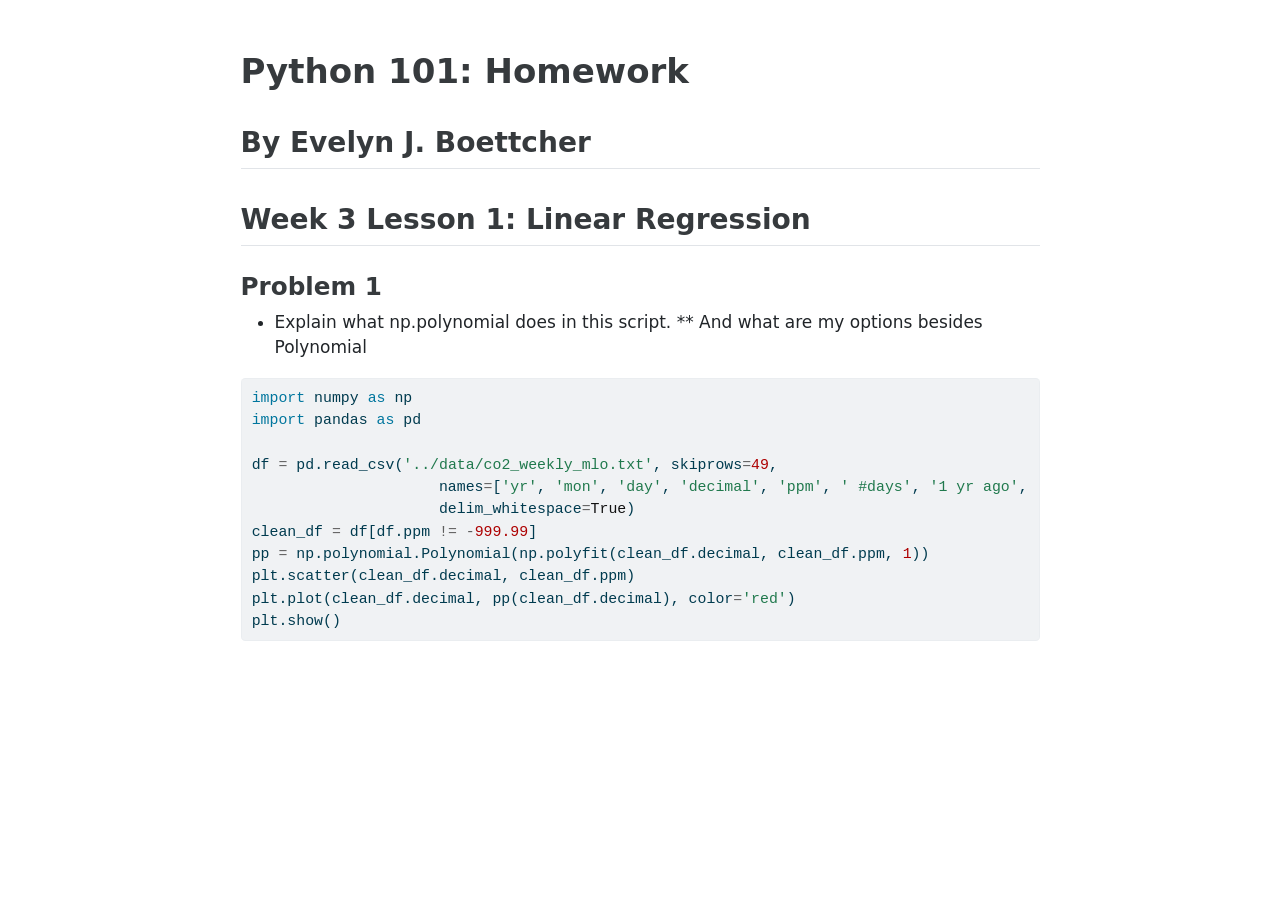
<file: docs/test.html>
<!DOCTYPE html>
<html xmlns="http://www.w3.org/1999/xhtml" lang="en" xml:lang="en"><head>

<meta charset="utf-8">
<meta name="generator" content="quarto-1.3.450">

<meta name="viewport" content="width=device-width, initial-scale=1.0, user-scalable=yes">


<title>test</title>
<style>
code{white-space: pre-wrap;}
span.smallcaps{font-variant: small-caps;}
div.columns{display: flex; gap: min(4vw, 1.5em);}
div.column{flex: auto; overflow-x: auto;}
div.hanging-indent{margin-left: 1.5em; text-indent: -1.5em;}
ul.task-list{list-style: none;}
ul.task-list li input[type="checkbox"] {
  width: 0.8em;
  margin: 0 0.8em 0.2em -1em; /* quarto-specific, see https://github.com/quarto-dev/quarto-cli/issues/4556 */ 
  vertical-align: middle;
}
/* CSS for syntax highlighting */
pre > code.sourceCode { white-space: pre; position: relative; }
pre > code.sourceCode > span { display: inline-block; line-height: 1.25; }
pre > code.sourceCode > span:empty { height: 1.2em; }
.sourceCode { overflow: visible; }
code.sourceCode > span { color: inherit; text-decoration: inherit; }
div.sourceCode { margin: 1em 0; }
pre.sourceCode { margin: 0; }
@media screen {
div.sourceCode { overflow: auto; }
}
@media print {
pre > code.sourceCode { white-space: pre-wrap; }
pre > code.sourceCode > span { text-indent: -5em; padding-left: 5em; }
}
pre.numberSource code
  { counter-reset: source-line 0; }
pre.numberSource code > span
  { position: relative; left: -4em; counter-increment: source-line; }
pre.numberSource code > span > a:first-child::before
  { content: counter(source-line);
    position: relative; left: -1em; text-align: right; vertical-align: baseline;
    border: none; display: inline-block;
    -webkit-touch-callout: none; -webkit-user-select: none;
    -khtml-user-select: none; -moz-user-select: none;
    -ms-user-select: none; user-select: none;
    padding: 0 4px; width: 4em;
  }
pre.numberSource { margin-left: 3em;  padding-left: 4px; }
div.sourceCode
  {   }
@media screen {
pre > code.sourceCode > span > a:first-child::before { text-decoration: underline; }
}
</style>


<script src="test_files/libs/clipboard/clipboard.min.js"></script>
<script src="test_files/libs/quarto-html/quarto.js"></script>
<script src="test_files/libs/quarto-html/popper.min.js"></script>
<script src="test_files/libs/quarto-html/tippy.umd.min.js"></script>
<script src="test_files/libs/quarto-html/anchor.min.js"></script>
<link href="test_files/libs/quarto-html/tippy.css" rel="stylesheet">
<link href="test_files/libs/quarto-html/quarto-syntax-highlighting.css" rel="stylesheet" id="quarto-text-highlighting-styles">
<script src="test_files/libs/bootstrap/bootstrap.min.js"></script>
<link href="test_files/libs/bootstrap/bootstrap-icons.css" rel="stylesheet">
<link href="test_files/libs/bootstrap/bootstrap.min.css" rel="stylesheet" id="quarto-bootstrap" data-mode="light">


</head>

<body class="fullcontent">

<div id="quarto-content" class="page-columns page-rows-contents page-layout-article">

<main class="content" id="quarto-document-content">



<section id="python-101-homework" class="level1">
<h1>Python 101: Homework</h1>
<section id="by-evelyn-j.-boettcher" class="level2">
<h2 class="anchored" data-anchor-id="by-evelyn-j.-boettcher">By Evelyn J. Boettcher</h2>
</section>
<section id="week-3-lesson-1-linear-regression" class="level2">
<h2 class="anchored" data-anchor-id="week-3-lesson-1-linear-regression">Week 3 Lesson 1: Linear Regression</h2>
<section id="problem-1" class="level3">
<h3 class="anchored" data-anchor-id="problem-1">Problem 1</h3>
<ul>
<li>Explain what np.polynomial does in this script. ** And what are my options besides Polynomial</li>
</ul>
<div class="sourceCode" id="cb1"><pre class="sourceCode python code-with-copy"><code class="sourceCode python"><span id="cb1-1"><a href="#cb1-1" aria-hidden="true" tabindex="-1"></a><span class="im">import</span> numpy <span class="im">as</span> np</span>
<span id="cb1-2"><a href="#cb1-2" aria-hidden="true" tabindex="-1"></a><span class="im">import</span> pandas <span class="im">as</span> pd</span>
<span id="cb1-3"><a href="#cb1-3" aria-hidden="true" tabindex="-1"></a></span>
<span id="cb1-4"><a href="#cb1-4" aria-hidden="true" tabindex="-1"></a>df <span class="op">=</span> pd.read_csv(<span class="st">'../data/co2_weekly_mlo.txt'</span>, skiprows<span class="op">=</span><span class="dv">49</span>,</span>
<span id="cb1-5"><a href="#cb1-5" aria-hidden="true" tabindex="-1"></a>                     names<span class="op">=</span>[<span class="st">'yr'</span>, <span class="st">'mon'</span>, <span class="st">'day'</span>, <span class="st">'decimal'</span>, <span class="st">'ppm'</span>, <span class="st">' #days'</span>, <span class="st">'1 yr ago'</span>, <span class="st">'10 yr ago'</span>, <span class="st">'since 1800'</span>],</span>
<span id="cb1-6"><a href="#cb1-6" aria-hidden="true" tabindex="-1"></a>                     delim_whitespace<span class="op">=</span><span class="va">True</span>)</span>
<span id="cb1-7"><a href="#cb1-7" aria-hidden="true" tabindex="-1"></a>clean_df <span class="op">=</span> df[df.ppm <span class="op">!=</span> <span class="op">-</span><span class="fl">999.99</span>]</span>
<span id="cb1-8"><a href="#cb1-8" aria-hidden="true" tabindex="-1"></a>pp <span class="op">=</span> np.polynomial.Polynomial(np.polyfit(clean_df.decimal, clean_df.ppm, <span class="dv">1</span>))</span>
<span id="cb1-9"><a href="#cb1-9" aria-hidden="true" tabindex="-1"></a>plt.scatter(clean_df.decimal, clean_df.ppm)</span>
<span id="cb1-10"><a href="#cb1-10" aria-hidden="true" tabindex="-1"></a>plt.plot(clean_df.decimal, pp(clean_df.decimal), color<span class="op">=</span><span class="st">'red'</span>)</span>
<span id="cb1-11"><a href="#cb1-11" aria-hidden="true" tabindex="-1"></a>plt.show()</span></code><button title="Copy to Clipboard" class="code-copy-button"><i class="bi"></i></button></pre></div>
</section>
</section>
</section>

</main>
<!-- /main column -->
<script id="quarto-html-after-body" type="application/javascript">
window.document.addEventListener("DOMContentLoaded", function (event) {
  const toggleBodyColorMode = (bsSheetEl) => {
    const mode = bsSheetEl.getAttribute("data-mode");
    const bodyEl = window.document.querySelector("body");
    if (mode === "dark") {
      bodyEl.classList.add("quarto-dark");
      bodyEl.classList.remove("quarto-light");
    } else {
      bodyEl.classList.add("quarto-light");
      bodyEl.classList.remove("quarto-dark");
    }
  }
  const toggleBodyColorPrimary = () => {
    const bsSheetEl = window.document.querySelector("link#quarto-bootstrap");
    if (bsSheetEl) {
      toggleBodyColorMode(bsSheetEl);
    }
  }
  toggleBodyColorPrimary();  
  const icon = "";
  const anchorJS = new window.AnchorJS();
  anchorJS.options = {
    placement: 'right',
    icon: icon
  };
  anchorJS.add('.anchored');
  const isCodeAnnotation = (el) => {
    for (const clz of el.classList) {
      if (clz.startsWith('code-annotation-')) {                     
        return true;
      }
    }
    return false;
  }
  const clipboard = new window.ClipboardJS('.code-copy-button', {
    text: function(trigger) {
      const codeEl = trigger.previousElementSibling.cloneNode(true);
      for (const childEl of codeEl.children) {
        if (isCodeAnnotation(childEl)) {
          childEl.remove();
        }
      }
      return codeEl.innerText;
    }
  });
  clipboard.on('success', function(e) {
    // button target
    const button = e.trigger;
    // don't keep focus
    button.blur();
    // flash "checked"
    button.classList.add('code-copy-button-checked');
    var currentTitle = button.getAttribute("title");
    button.setAttribute("title", "Copied!");
    let tooltip;
    if (window.bootstrap) {
      button.setAttribute("data-bs-toggle", "tooltip");
      button.setAttribute("data-bs-placement", "left");
      button.setAttribute("data-bs-title", "Copied!");
      tooltip = new bootstrap.Tooltip(button, 
        { trigger: "manual", 
          customClass: "code-copy-button-tooltip",
          offset: [0, -8]});
      tooltip.show();    
    }
    setTimeout(function() {
      if (tooltip) {
        tooltip.hide();
        button.removeAttribute("data-bs-title");
        button.removeAttribute("data-bs-toggle");
        button.removeAttribute("data-bs-placement");
      }
      button.setAttribute("title", currentTitle);
      button.classList.remove('code-copy-button-checked');
    }, 1000);
    // clear code selection
    e.clearSelection();
  });
  function tippyHover(el, contentFn) {
    const config = {
      allowHTML: true,
      content: contentFn,
      maxWidth: 500,
      delay: 100,
      arrow: false,
      appendTo: function(el) {
          return el.parentElement;
      },
      interactive: true,
      interactiveBorder: 10,
      theme: 'quarto',
      placement: 'bottom-start'
    };
    window.tippy(el, config); 
  }
  const noterefs = window.document.querySelectorAll('a[role="doc-noteref"]');
  for (var i=0; i<noterefs.length; i++) {
    const ref = noterefs[i];
    tippyHover(ref, function() {
      // use id or data attribute instead here
      let href = ref.getAttribute('data-footnote-href') || ref.getAttribute('href');
      try { href = new URL(href).hash; } catch {}
      const id = href.replace(/^#\/?/, "");
      const note = window.document.getElementById(id);
      return note.innerHTML;
    });
  }
      let selectedAnnoteEl;
      const selectorForAnnotation = ( cell, annotation) => {
        let cellAttr = 'data-code-cell="' + cell + '"';
        let lineAttr = 'data-code-annotation="' +  annotation + '"';
        const selector = 'span[' + cellAttr + '][' + lineAttr + ']';
        return selector;
      }
      const selectCodeLines = (annoteEl) => {
        const doc = window.document;
        const targetCell = annoteEl.getAttribute("data-target-cell");
        const targetAnnotation = annoteEl.getAttribute("data-target-annotation");
        const annoteSpan = window.document.querySelector(selectorForAnnotation(targetCell, targetAnnotation));
        const lines = annoteSpan.getAttribute("data-code-lines").split(",");
        const lineIds = lines.map((line) => {
          return targetCell + "-" + line;
        })
        let top = null;
        let height = null;
        let parent = null;
        if (lineIds.length > 0) {
            //compute the position of the single el (top and bottom and make a div)
            const el = window.document.getElementById(lineIds[0]);
            top = el.offsetTop;
            height = el.offsetHeight;
            parent = el.parentElement.parentElement;
          if (lineIds.length > 1) {
            const lastEl = window.document.getElementById(lineIds[lineIds.length - 1]);
            const bottom = lastEl.offsetTop + lastEl.offsetHeight;
            height = bottom - top;
          }
          if (top !== null && height !== null && parent !== null) {
            // cook up a div (if necessary) and position it 
            let div = window.document.getElementById("code-annotation-line-highlight");
            if (div === null) {
              div = window.document.createElement("div");
              div.setAttribute("id", "code-annotation-line-highlight");
              div.style.position = 'absolute';
              parent.appendChild(div);
            }
            div.style.top = top - 2 + "px";
            div.style.height = height + 4 + "px";
            let gutterDiv = window.document.getElementById("code-annotation-line-highlight-gutter");
            if (gutterDiv === null) {
              gutterDiv = window.document.createElement("div");
              gutterDiv.setAttribute("id", "code-annotation-line-highlight-gutter");
              gutterDiv.style.position = 'absolute';
              const codeCell = window.document.getElementById(targetCell);
              const gutter = codeCell.querySelector('.code-annotation-gutter');
              gutter.appendChild(gutterDiv);
            }
            gutterDiv.style.top = top - 2 + "px";
            gutterDiv.style.height = height + 4 + "px";
          }
          selectedAnnoteEl = annoteEl;
        }
      };
      const unselectCodeLines = () => {
        const elementsIds = ["code-annotation-line-highlight", "code-annotation-line-highlight-gutter"];
        elementsIds.forEach((elId) => {
          const div = window.document.getElementById(elId);
          if (div) {
            div.remove();
          }
        });
        selectedAnnoteEl = undefined;
      };
      // Attach click handler to the DT
      const annoteDls = window.document.querySelectorAll('dt[data-target-cell]');
      for (const annoteDlNode of annoteDls) {
        annoteDlNode.addEventListener('click', (event) => {
          const clickedEl = event.target;
          if (clickedEl !== selectedAnnoteEl) {
            unselectCodeLines();
            const activeEl = window.document.querySelector('dt[data-target-cell].code-annotation-active');
            if (activeEl) {
              activeEl.classList.remove('code-annotation-active');
            }
            selectCodeLines(clickedEl);
            clickedEl.classList.add('code-annotation-active');
          } else {
            // Unselect the line
            unselectCodeLines();
            clickedEl.classList.remove('code-annotation-active');
          }
        });
      }
  const findCites = (el) => {
    const parentEl = el.parentElement;
    if (parentEl) {
      const cites = parentEl.dataset.cites;
      if (cites) {
        return {
          el,
          cites: cites.split(' ')
        };
      } else {
        return findCites(el.parentElement)
      }
    } else {
      return undefined;
    }
  };
  var bibliorefs = window.document.querySelectorAll('a[role="doc-biblioref"]');
  for (var i=0; i<bibliorefs.length; i++) {
    const ref = bibliorefs[i];
    const citeInfo = findCites(ref);
    if (citeInfo) {
      tippyHover(citeInfo.el, function() {
        var popup = window.document.createElement('div');
        citeInfo.cites.forEach(function(cite) {
          var citeDiv = window.document.createElement('div');
          citeDiv.classList.add('hanging-indent');
          citeDiv.classList.add('csl-entry');
          var biblioDiv = window.document.getElementById('ref-' + cite);
          if (biblioDiv) {
            citeDiv.innerHTML = biblioDiv.innerHTML;
          }
          popup.appendChild(citeDiv);
        });
        return popup.innerHTML;
      });
    }
  }
});
</script>
</div> <!-- /content -->



</body></html>
</file>
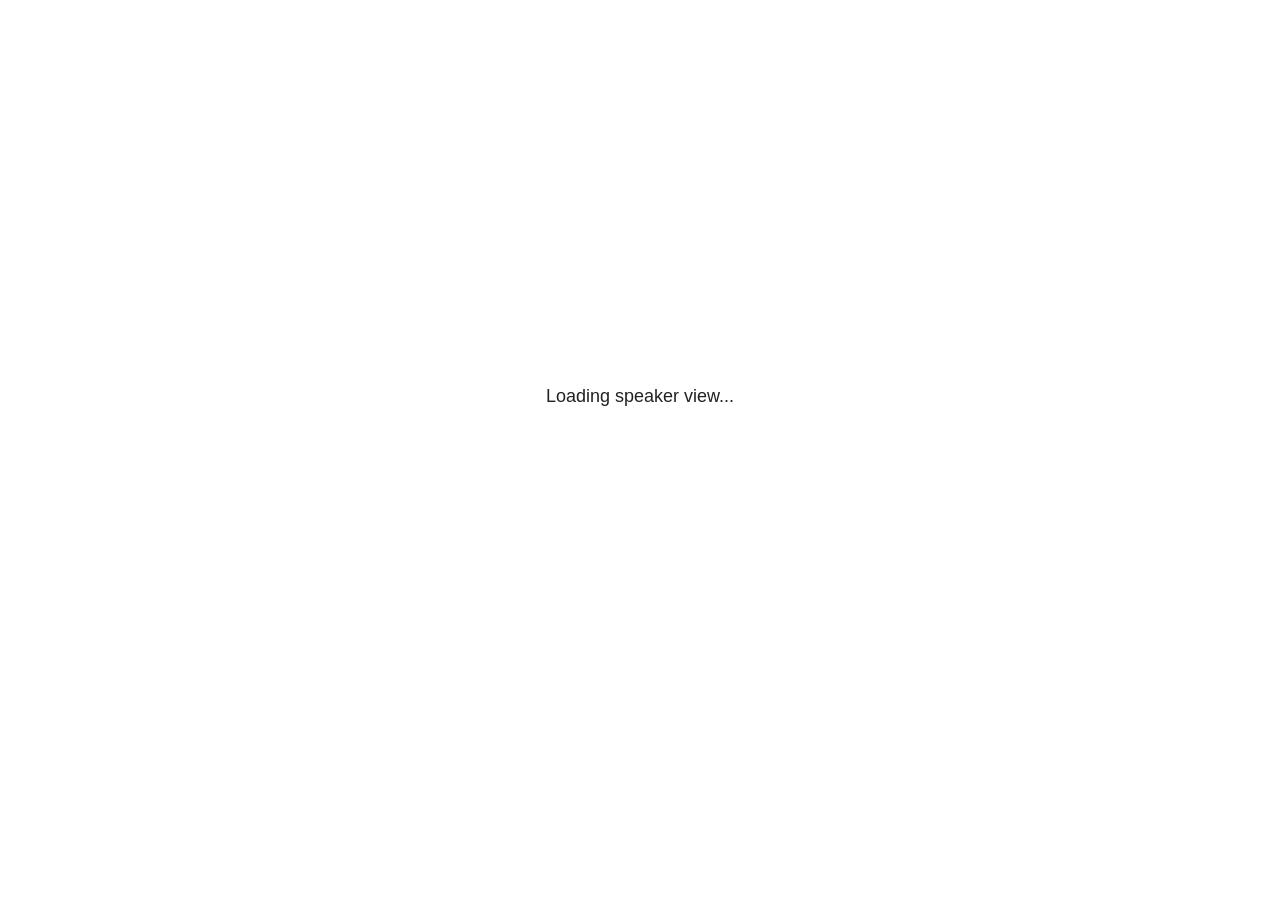
<file: docs/site_libs/revealjs/plugin/notes/speaker-view.html>
<!--
	NOTE: You need to build the notes plugin after making changes to this file.
-->
<html lang="en">
	<head>
		<meta charset="utf-8">

		<title>reveal.js - Speaker View</title>

		<style>
			body {
				font-family: Helvetica;
				font-size: 18px;
			}

			#current-slide,
			#upcoming-slide,
			#speaker-controls {
				padding: 6px;
				box-sizing: border-box;
				-moz-box-sizing: border-box;
			}

			#current-slide iframe,
			#upcoming-slide iframe {
				width: 100%;
				height: 100%;
				border: 1px solid #ddd;
			}

			#current-slide .label,
			#upcoming-slide .label {
				position: absolute;
				top: 10px;
				left: 10px;
				z-index: 2;
			}

			#connection-status {
				position: absolute;
				top: 0;
				left: 0;
				width: 100%;
				height: 100%;
				z-index: 20;
				padding: 30% 20% 20% 20%;
				font-size: 18px;
				color: #222;
				background: #fff;
				text-align: center;
				box-sizing: border-box;
				line-height: 1.4;
			}

			.overlay-element {
				height: 34px;
				line-height: 34px;
				padding: 0 10px;
				text-shadow: none;
				background: rgba( 220, 220, 220, 0.8 );
				color: #222;
				font-size: 14px;
			}

			.overlay-element.interactive:hover {
				background: rgba( 220, 220, 220, 1 );
			}

			#current-slide {
				position: absolute;
				width: 60%;
				height: 100%;
				top: 0;
				left: 0;
				padding-right: 0;
			}

			#upcoming-slide {
				position: absolute;
				width: 40%;
				height: 40%;
				right: 0;
				top: 0;
			}

			/* Speaker controls */
			#speaker-controls {
				position: absolute;
				top: 40%;
				right: 0;
				width: 40%;
				height: 60%;
				overflow: auto;
				font-size: 18px;
			}

				.speaker-controls-time.hidden,
				.speaker-controls-notes.hidden {
					display: none;
				}

				.speaker-controls-time .label,
				.speaker-controls-pace .label,
				.speaker-controls-notes .label {
					text-transform: uppercase;
					font-weight: normal;
					font-size: 0.66em;
					color: #666;
					margin: 0;
				}

				.speaker-controls-time, .speaker-controls-pace {
					border-bottom: 1px solid rgba( 200, 200, 200, 0.5 );
					margin-bottom: 10px;
					padding: 10px 16px;
					padding-bottom: 20px;
					cursor: pointer;
				}

				.speaker-controls-time .reset-button {
					opacity: 0;
					float: right;
					color: #666;
					text-decoration: none;
				}
				.speaker-controls-time:hover .reset-button {
					opacity: 1;
				}

				.speaker-controls-time .timer,
				.speaker-controls-time .clock {
					width: 50%;
				}

				.speaker-controls-time .timer,
				.speaker-controls-time .clock,
				.speaker-controls-time .pacing .hours-value,
				.speaker-controls-time .pacing .minutes-value,
				.speaker-controls-time .pacing .seconds-value {
					font-size: 1.9em;
				}

				.speaker-controls-time .timer {
					float: left;
				}

				.speaker-controls-time .clock {
					float: right;
					text-align: right;
				}

				.speaker-controls-time span.mute {
					opacity: 0.3;
				}

				.speaker-controls-time .pacing-title {
					margin-top: 5px;
				}

				.speaker-controls-time .pacing.ahead {
					color: blue;
				}

				.speaker-controls-time .pacing.on-track {
					color: green;
				}

				.speaker-controls-time .pacing.behind {
					color: red;
				}

				.speaker-controls-notes {
					padding: 10px 16px;
				}

				.speaker-controls-notes .value {
					margin-top: 5px;
					line-height: 1.4;
					font-size: 1.2em;
				}

			/* Layout selector */
			#speaker-layout {
				position: absolute;
				top: 10px;
				right: 10px;
				color: #222;
				z-index: 10;
			}
				#speaker-layout select {
					position: absolute;
					width: 100%;
					height: 100%;
					top: 0;
					left: 0;
					border: 0;
					box-shadow: 0;
					cursor: pointer;
					opacity: 0;

					font-size: 1em;
					background-color: transparent;

					-moz-appearance: none;
					-webkit-appearance: none;
					-webkit-tap-highlight-color: rgba(0, 0, 0, 0);
				}

				#speaker-layout select:focus {
					outline: none;
					box-shadow: none;
				}

			.clear {
				clear: both;
			}

			/* Speaker layout: Wide */
			body[data-speaker-layout="wide"] #current-slide,
			body[data-speaker-layout="wide"] #upcoming-slide {
				width: 50%;
				height: 45%;
				padding: 6px;
			}

			body[data-speaker-layout="wide"] #current-slide {
				top: 0;
				left: 0;
			}

			body[data-speaker-layout="wide"] #upcoming-slide {
				top: 0;
				left: 50%;
			}

			body[data-speaker-layout="wide"] #speaker-controls {
				top: 45%;
				left: 0;
				width: 100%;
				height: 50%;
				font-size: 1.25em;
			}

			/* Speaker layout: Tall */
			body[data-speaker-layout="tall"] #current-slide,
			body[data-speaker-layout="tall"] #upcoming-slide {
				width: 45%;
				height: 50%;
				padding: 6px;
			}

			body[data-speaker-layout="tall"] #current-slide {
				top: 0;
				left: 0;
			}

			body[data-speaker-layout="tall"] #upcoming-slide {
				top: 50%;
				left: 0;
			}

			body[data-speaker-layout="tall"] #speaker-controls {
				padding-top: 40px;
				top: 0;
				left: 45%;
				width: 55%;
				height: 100%;
				font-size: 1.25em;
			}

			/* Speaker layout: Notes only */
			body[data-speaker-layout="notes-only"] #current-slide,
			body[data-speaker-layout="notes-only"] #upcoming-slide {
				display: none;
			}

			body[data-speaker-layout="notes-only"] #speaker-controls {
				padding-top: 40px;
				top: 0;
				left: 0;
				width: 100%;
				height: 100%;
				font-size: 1.25em;
			}

			@media screen and (max-width: 1080px) {
				body[data-speaker-layout="default"] #speaker-controls {
					font-size: 16px;
				}
			}

			@media screen and (max-width: 900px) {
				body[data-speaker-layout="default"] #speaker-controls {
					font-size: 14px;
				}
			}

			@media screen and (max-width: 800px) {
				body[data-speaker-layout="default"] #speaker-controls {
					font-size: 12px;
				}
			}

		</style>
	</head>

	<body>

		<div id="connection-status">Loading speaker view...</div>

		<div id="current-slide"></div>
		<div id="upcoming-slide"><span class="overlay-element label">Upcoming</span></div>
		<div id="speaker-controls">
			<div class="speaker-controls-time">
				<h4 class="label">Time <span class="reset-button">Click to Reset</span></h4>
				<div class="clock">
					<span class="clock-value">0:00 AM</span>
				</div>
				<div class="timer">
					<span class="hours-value">00</span><span class="minutes-value">:00</span><span class="seconds-value">:00</span>
				</div>
				<div class="clear"></div>

				<h4 class="label pacing-title" style="display: none">Pacing – Time to finish current slide</h4>
				<div class="pacing" style="display: none">
					<span class="hours-value">00</span><span class="minutes-value">:00</span><span class="seconds-value">:00</span>
				</div>
			</div>

			<div class="speaker-controls-notes hidden">
				<h4 class="label">Notes</h4>
				<div class="value"></div>
			</div>
		</div>
		<div id="speaker-layout" class="overlay-element interactive">
			<span class="speaker-layout-label"></span>
			<select class="speaker-layout-dropdown"></select>
		</div>

		<script>

			(function() {

				var notes,
					notesValue,
					currentState,
					currentSlide,
					upcomingSlide,
					layoutLabel,
					layoutDropdown,
					pendingCalls = {},
					lastRevealApiCallId = 0,
					connected = false,
					whitelistedWindows = [window.opener];

				var SPEAKER_LAYOUTS = {
					'default': 'Default',
					'wide': 'Wide',
					'tall': 'Tall',
					'notes-only': 'Notes only'
				};

				setupLayout();

				var connectionStatus = document.querySelector( '#connection-status' );
				var connectionTimeout = setTimeout( function() {
					connectionStatus.innerHTML = 'Error connecting to main window.<br>Please try closing and reopening the speaker view.';
				}, 5000 );
;
				window.addEventListener( 'message', function( event ) {

					// Validate the origin of this message to prevent XSS
					if( window.location.origin !== event.origin && whitelistedWindows.indexOf( event.source ) === -1 ) {
						return;
					}

					clearTimeout( connectionTimeout );
					connectionStatus.style.display = 'none';

					var data = JSON.parse( event.data );

					// The overview mode is only useful to the reveal.js instance
					// where navigation occurs so we don't sync it
					if( data.state ) delete data.state.overview;

					// Messages sent by the notes plugin inside of the main window
					if( data && data.namespace === 'reveal-notes' ) {
						if( data.type === 'connect' ) {
							handleConnectMessage( data );
						}
						else if( data.type === 'state' ) {
							handleStateMessage( data );
						}
						else if( data.type === 'return' ) {
							pendingCalls[data.callId](data.result);
							delete pendingCalls[data.callId];
						}
					}
					// Messages sent by the reveal.js inside of the current slide preview
					else if( data && data.namespace === 'reveal' ) {
						if( /ready/.test( data.eventName ) ) {
							// Send a message back to notify that the handshake is complete
							window.opener.postMessage( JSON.stringify({ namespace: 'reveal-notes', type: 'connected'} ), '*' );
						}
						else if( /slidechanged|fragmentshown|fragmenthidden|paused|resumed/.test( data.eventName ) && currentState !== JSON.stringify( data.state ) ) {

							dispatchStateToMainWindow( data.state );

						}
					}

				} );

				/**
				 * Updates the presentation in the main window to match the state
				 * of the presentation in the notes window.
				 */
				const dispatchStateToMainWindow = debounce(( state ) => {
					window.opener.postMessage( JSON.stringify({ method: 'setState', args: [ state ]} ), '*' );
				}, 500);

				/**
				 * Asynchronously calls the Reveal.js API of the main frame.
				 */
				function callRevealApi( methodName, methodArguments, callback ) {

					var callId = ++lastRevealApiCallId;
					pendingCalls[callId] = callback;
					window.opener.postMessage( JSON.stringify( {
						namespace: 'reveal-notes',
						type: 'call',
						callId: callId,
						methodName: methodName,
						arguments: methodArguments
					} ), '*' );

				}

				/**
				 * Called when the main window is trying to establish a
				 * connection.
				 */
				function handleConnectMessage( data ) {

					if( connected === false ) {
						connected = true;

						setupIframes( data );
						setupKeyboard();
						setupNotes();
						setupTimer();
						setupHeartbeat();
					}

				}

				/**
				 * Called when the main window sends an updated state.
				 */
				function handleStateMessage( data ) {

					// Store the most recently set state to avoid circular loops
					// applying the same state
					currentState = JSON.stringify( data.state );

					// No need for updating the notes in case of fragment changes
					if ( data.notes ) {
						notes.classList.remove( 'hidden' );
						notesValue.style.whiteSpace = data.whitespace;
						if( data.markdown ) {
							notesValue.innerHTML = marked( data.notes );
						}
						else {
							notesValue.innerHTML = data.notes;
						}
					}
					else {
						notes.classList.add( 'hidden' );
					}

					// Update the note slides
					currentSlide.contentWindow.postMessage( JSON.stringify({ method: 'setState', args: [ data.state ] }), '*' );
					upcomingSlide.contentWindow.postMessage( JSON.stringify({ method: 'setState', args: [ data.state ] }), '*' );
					upcomingSlide.contentWindow.postMessage( JSON.stringify({ method: 'next' }), '*' );

				}

				// Limit to max one state update per X ms
				handleStateMessage = debounce( handleStateMessage, 200 );

				/**
				 * Forward keyboard events to the current slide window.
				 * This enables keyboard events to work even if focus
				 * isn't set on the current slide iframe.
				 *
				 * Block F5 default handling, it reloads and disconnects
				 * the speaker notes window.
				 */
				function setupKeyboard() {

					document.addEventListener( 'keydown', function( event ) {
						if( event.keyCode === 116 || ( event.metaKey && event.keyCode === 82 ) ) {
							event.preventDefault();
							return false;
						}
						currentSlide.contentWindow.postMessage( JSON.stringify({ method: 'triggerKey', args: [ event.keyCode ] }), '*' );
					} );

				}

				/**
				 * Creates the preview iframes.
				 */
				function setupIframes( data ) {

					var params = [
						'receiver',
						'progress=false',
						'history=false',
						'transition=none',
						'autoSlide=0',
						'backgroundTransition=none'
					].join( '&' );

					var urlSeparator = /\?/.test(data.url) ? '&' : '?';
					var hash = '#/' + data.state.indexh + '/' + data.state.indexv;
					var currentURL = data.url + urlSeparator + params + '&postMessageEvents=true' + hash;
					var upcomingURL = data.url + urlSeparator + params + '&controls=false' + hash;

					currentSlide = document.createElement( 'iframe' );
					currentSlide.setAttribute( 'width', 1280 );
					currentSlide.setAttribute( 'height', 1024 );
					currentSlide.setAttribute( 'src', currentURL );
					document.querySelector( '#current-slide' ).appendChild( currentSlide );

					upcomingSlide = document.createElement( 'iframe' );
					upcomingSlide.setAttribute( 'width', 640 );
					upcomingSlide.setAttribute( 'height', 512 );
					upcomingSlide.setAttribute( 'src', upcomingURL );
					document.querySelector( '#upcoming-slide' ).appendChild( upcomingSlide );

					whitelistedWindows.push( currentSlide.contentWindow, upcomingSlide.contentWindow );

				}

				/**
				 * Setup the notes UI.
				 */
				function setupNotes() {

					notes = document.querySelector( '.speaker-controls-notes' );
					notesValue = document.querySelector( '.speaker-controls-notes .value' );

				}

				/**
				 * We send out a heartbeat at all times to ensure we can
				 * reconnect with the main presentation window after reloads.
				 */
				function setupHeartbeat() {

					setInterval( () => {
						window.opener.postMessage( JSON.stringify({ namespace: 'reveal-notes', type: 'heartbeat'} ), '*' );
					}, 1000 );

				}

				function getTimings( callback ) {

					callRevealApi( 'getSlidesAttributes', [], function ( slideAttributes ) {
						callRevealApi( 'getConfig', [], function ( config ) {
							var totalTime = config.totalTime;
							var minTimePerSlide = config.minimumTimePerSlide || 0;
							var defaultTiming = config.defaultTiming;
							if ((defaultTiming == null) && (totalTime == null)) {
								callback(null);
								return;
							}
							// Setting totalTime overrides defaultTiming
							if (totalTime) {
								defaultTiming = 0;
							}
							var timings = [];
							for ( var i in slideAttributes ) {
								var slide = slideAttributes[ i ];
								var timing = defaultTiming;
								if( slide.hasOwnProperty( 'data-timing' )) {
									var t = slide[ 'data-timing' ];
									timing = parseInt(t);
									if( isNaN(timing) ) {
										console.warn("Could not parse timing '" + t + "' of slide " + i + "; using default of " + defaultTiming);
										timing = defaultTiming;
									}
								}
								timings.push(timing);
							}
							if ( totalTime ) {
								// After we've allocated time to individual slides, we summarize it and
								// subtract it from the total time
								var remainingTime = totalTime - timings.reduce( function(a, b) { return a + b; }, 0 );
								// The remaining time is divided by the number of slides that have 0 seconds
								// allocated at the moment, giving the average time-per-slide on the remaining slides
								var remainingSlides = (timings.filter( function(x) { return x == 0 }) ).length
								var timePerSlide = Math.round( remainingTime / remainingSlides, 0 )
								// And now we replace every zero-value timing with that average
								timings = timings.map( function(x) { return (x==0 ? timePerSlide : x) } );
							}
							var slidesUnderMinimum = timings.filter( function(x) { return (x < minTimePerSlide) } ).length
							if ( slidesUnderMinimum ) {
								message = "The pacing time for " + slidesUnderMinimum + " slide(s) is under the configured minimum of " + minTimePerSlide + " seconds. Check the data-timing attribute on individual slides, or consider increasing the totalTime or minimumTimePerSlide configuration options (or removing some slides).";
								alert(message);
							}
							callback( timings );
						} );
					} );

				}

				/**
				 * Return the number of seconds allocated for presenting
				 * all slides up to and including this one.
				 */
				function getTimeAllocated( timings, callback ) {

					callRevealApi( 'getSlidePastCount', [], function ( currentSlide ) {
						var allocated = 0;
						for (var i in timings.slice(0, currentSlide + 1)) {
							allocated += timings[i];
						}
						callback( allocated );
					} );

				}

				/**
				 * Create the timer and clock and start updating them
				 * at an interval.
				 */
				function setupTimer() {

					var start = new Date(),
					timeEl = document.querySelector( '.speaker-controls-time' ),
					clockEl = timeEl.querySelector( '.clock-value' ),
					hoursEl = timeEl.querySelector( '.hours-value' ),
					minutesEl = timeEl.querySelector( '.minutes-value' ),
					secondsEl = timeEl.querySelector( '.seconds-value' ),
					pacingTitleEl = timeEl.querySelector( '.pacing-title' ),
					pacingEl = timeEl.querySelector( '.pacing' ),
					pacingHoursEl = pacingEl.querySelector( '.hours-value' ),
					pacingMinutesEl = pacingEl.querySelector( '.minutes-value' ),
					pacingSecondsEl = pacingEl.querySelector( '.seconds-value' );

					var timings = null;
					getTimings( function ( _timings ) {

						timings = _timings;
						if (_timings !== null) {
							pacingTitleEl.style.removeProperty('display');
							pacingEl.style.removeProperty('display');
						}

						// Update once directly
						_updateTimer();

						// Then update every second
						setInterval( _updateTimer, 1000 );

					} );


					function _resetTimer() {

						if (timings == null) {
							start = new Date();
							_updateTimer();
						}
						else {
							// Reset timer to beginning of current slide
							getTimeAllocated( timings, function ( slideEndTimingSeconds ) {
								var slideEndTiming = slideEndTimingSeconds * 1000;
								callRevealApi( 'getSlidePastCount', [], function ( currentSlide ) {
									var currentSlideTiming = timings[currentSlide] * 1000;
									var previousSlidesTiming = slideEndTiming - currentSlideTiming;
									var now = new Date();
									start = new Date(now.getTime() - previousSlidesTiming);
									_updateTimer();
								} );
							} );
						}

					}

					timeEl.addEventListener( 'click', function() {
						_resetTimer();
						return false;
					} );

					function _displayTime( hrEl, minEl, secEl, time) {

						var sign = Math.sign(time) == -1 ? "-" : "";
						time = Math.abs(Math.round(time / 1000));
						var seconds = time % 60;
						var minutes = Math.floor( time / 60 ) % 60 ;
						var hours = Math.floor( time / ( 60 * 60 )) ;
						hrEl.innerHTML = sign + zeroPadInteger( hours );
						if (hours == 0) {
							hrEl.classList.add( 'mute' );
						}
						else {
							hrEl.classList.remove( 'mute' );
						}
						minEl.innerHTML = ':' + zeroPadInteger( minutes );
						if (hours == 0 && minutes == 0) {
							minEl.classList.add( 'mute' );
						}
						else {
							minEl.classList.remove( 'mute' );
						}
						secEl.innerHTML = ':' + zeroPadInteger( seconds );
					}

					function _updateTimer() {

						var diff, hours, minutes, seconds,
						now = new Date();

						diff = now.getTime() - start.getTime();

						clockEl.innerHTML = now.toLocaleTimeString( 'en-US', { hour12: true, hour: '2-digit', minute:'2-digit' } );
						_displayTime( hoursEl, minutesEl, secondsEl, diff );
						if (timings !== null) {
							_updatePacing(diff);
						}

					}

					function _updatePacing(diff) {

						getTimeAllocated( timings, function ( slideEndTimingSeconds ) {
							var slideEndTiming = slideEndTimingSeconds * 1000;

							callRevealApi( 'getSlidePastCount', [], function ( currentSlide ) {
								var currentSlideTiming = timings[currentSlide] * 1000;
								var timeLeftCurrentSlide = slideEndTiming - diff;
								if (timeLeftCurrentSlide < 0) {
									pacingEl.className = 'pacing behind';
								}
								else if (timeLeftCurrentSlide < currentSlideTiming) {
									pacingEl.className = 'pacing on-track';
								}
								else {
									pacingEl.className = 'pacing ahead';
								}
								_displayTime( pacingHoursEl, pacingMinutesEl, pacingSecondsEl, timeLeftCurrentSlide );
							} );
						} );
					}

				}

				/**
				 * Sets up the speaker view layout and layout selector.
				 */
				function setupLayout() {

					layoutDropdown = document.querySelector( '.speaker-layout-dropdown' );
					layoutLabel = document.querySelector( '.speaker-layout-label' );

					// Render the list of available layouts
					for( var id in SPEAKER_LAYOUTS ) {
						var option = document.createElement( 'option' );
						option.setAttribute( 'value', id );
						option.textContent = SPEAKER_LAYOUTS[ id ];
						layoutDropdown.appendChild( option );
					}

					// Monitor the dropdown for changes
					layoutDropdown.addEventListener( 'change', function( event ) {

						setLayout( layoutDropdown.value );

					}, false );

					// Restore any currently persisted layout
					setLayout( getLayout() );

				}

				/**
				 * Sets a new speaker view layout. The layout is persisted
				 * in local storage.
				 */
				function setLayout( value ) {

					var title = SPEAKER_LAYOUTS[ value ];

					layoutLabel.innerHTML = 'Layout' + ( title ? ( ': ' + title ) : '' );
					layoutDropdown.value = value;

					document.body.setAttribute( 'data-speaker-layout', value );

					// Persist locally
					if( supportsLocalStorage() ) {
						window.localStorage.setItem( 'reveal-speaker-layout', value );
					}

				}

				/**
				 * Returns the ID of the most recently set speaker layout
				 * or our default layout if none has been set.
				 */
				function getLayout() {

					if( supportsLocalStorage() ) {
						var layout = window.localStorage.getItem( 'reveal-speaker-layout' );
						if( layout ) {
							return layout;
						}
					}

					// Default to the first record in the layouts hash
					for( var id in SPEAKER_LAYOUTS ) {
						return id;
					}

				}

				function supportsLocalStorage() {

					try {
						localStorage.setItem('test', 'test');
						localStorage.removeItem('test');
						return true;
					}
					catch( e ) {
						return false;
					}

				}

				function zeroPadInteger( num ) {

					var str = '00' + parseInt( num );
					return str.substring( str.length - 2 );

				}

				/**
				 * Limits the frequency at which a function can be called.
				 */
				function debounce( fn, ms ) {

					var lastTime = 0,
						timeout;

					return function() {

						var args = arguments;
						var context = this;

						clearTimeout( timeout );

						var timeSinceLastCall = Date.now() - lastTime;
						if( timeSinceLastCall > ms ) {
							fn.apply( context, args );
							lastTime = Date.now();
						}
						else {
							timeout = setTimeout( function() {
								fn.apply( context, args );
								lastTime = Date.now();
							}, ms - timeSinceLastCall );
						}

					}

				}

			})();

		</script>
	</body>
</html>
</file>
<file: docs/site_libs/quarto-html/tippy.css>
.tippy-box[data-animation=fade][data-state=hidden]{opacity:0}[data-tippy-root]{max-width:calc(100vw - 10px)}.tippy-box{position:relative;background-color:#333;color:#fff;border-radius:4px;font-size:14px;line-height:1.4;white-space:normal;outline:0;transition-property:transform,visibility,opacity}.tippy-box[data-placement^=top]>.tippy-arrow{bottom:0}.tippy-box[data-placement^=top]>.tippy-arrow:before{bottom:-7px;left:0;border-width:8px 8px 0;border-top-color:initial;transform-origin:center top}.tippy-box[data-placement^=bottom]>.tippy-arrow{top:0}.tippy-box[data-placement^=bottom]>.tippy-arrow:before{top:-7px;left:0;border-width:0 8px 8px;border-bottom-color:initial;transform-origin:center bottom}.tippy-box[data-placement^=left]>.tippy-arrow{right:0}.tippy-box[data-placement^=left]>.tippy-arrow:before{border-width:8px 0 8px 8px;border-left-color:initial;right:-7px;transform-origin:center left}.tippy-box[data-placement^=right]>.tippy-arrow{left:0}.tippy-box[data-placement^=right]>.tippy-arrow:before{left:-7px;border-width:8px 8px 8px 0;border-right-color:initial;transform-origin:center right}.tippy-box[data-inertia][data-state=visible]{transition-timing-function:cubic-bezier(.54,1.5,.38,1.11)}.tippy-arrow{width:16px;height:16px;color:#333}.tippy-arrow:before{content:"";position:absolute;border-color:transparent;border-style:solid}.tippy-content{position:relative;padding:5px 9px;z-index:1}
</file>
<file: docs/site_libs/quarto-html/quarto-syntax-highlighting.css>
/* quarto syntax highlight colors */
:root {
  --quarto-hl-ot-color: #003B4F;
  --quarto-hl-at-color: #657422;
  --quarto-hl-ss-color: #20794D;
  --quarto-hl-an-color: #5E5E5E;
  --quarto-hl-fu-color: #4758AB;
  --quarto-hl-st-color: #20794D;
  --quarto-hl-cf-color: #003B4F;
  --quarto-hl-op-color: #5E5E5E;
  --quarto-hl-er-color: #AD0000;
  --quarto-hl-bn-color: #AD0000;
  --quarto-hl-al-color: #AD0000;
  --quarto-hl-va-color: #111111;
  --quarto-hl-bu-color: inherit;
  --quarto-hl-ex-color: inherit;
  --quarto-hl-pp-color: #AD0000;
  --quarto-hl-in-color: #5E5E5E;
  --quarto-hl-vs-color: #20794D;
  --quarto-hl-wa-color: #5E5E5E;
  --quarto-hl-do-color: #5E5E5E;
  --quarto-hl-im-color: #00769E;
  --quarto-hl-ch-color: #20794D;
  --quarto-hl-dt-color: #AD0000;
  --quarto-hl-fl-color: #AD0000;
  --quarto-hl-co-color: #5E5E5E;
  --quarto-hl-cv-color: #5E5E5E;
  --quarto-hl-cn-color: #8f5902;
  --quarto-hl-sc-color: #5E5E5E;
  --quarto-hl-dv-color: #AD0000;
  --quarto-hl-kw-color: #003B4F;
}

/* other quarto variables */
:root {
  --quarto-font-monospace: SFMono-Regular, Menlo, Monaco, Consolas, "Liberation Mono", "Courier New", monospace;
}

pre > code.sourceCode > span {
  color: #003B4F;
}

code span {
  color: #003B4F;
}

code.sourceCode > span {
  color: #003B4F;
}

div.sourceCode,
div.sourceCode pre.sourceCode {
  color: #003B4F;
}

code span.ot {
  color: #003B4F;
  font-style: inherit;
}

code span.at {
  color: #657422;
  font-style: inherit;
}

code span.ss {
  color: #20794D;
  font-style: inherit;
}

code span.an {
  color: #5E5E5E;
  font-style: inherit;
}

code span.fu {
  color: #4758AB;
  font-style: inherit;
}

code span.st {
  color: #20794D;
  font-style: inherit;
}

code span.cf {
  color: #003B4F;
  font-style: inherit;
}

code span.op {
  color: #5E5E5E;
  font-style: inherit;
}

code span.er {
  color: #AD0000;
  font-style: inherit;
}

code span.bn {
  color: #AD0000;
  font-style: inherit;
}

code span.al {
  color: #AD0000;
  font-style: inherit;
}

code span.va {
  color: #111111;
  font-style: inherit;
}

code span.bu {
  font-style: inherit;
}

code span.ex {
  font-style: inherit;
}

code span.pp {
  color: #AD0000;
  font-style: inherit;
}

code span.in {
  color: #5E5E5E;
  font-style: inherit;
}

code span.vs {
  color: #20794D;
  font-style: inherit;
}

code span.wa {
  color: #5E5E5E;
  font-style: italic;
}

code span.do {
  color: #5E5E5E;
  font-style: italic;
}

code span.im {
  color: #00769E;
  font-style: inherit;
}

code span.ch {
  color: #20794D;
  font-style: inherit;
}

code span.dt {
  color: #AD0000;
  font-style: inherit;
}

code span.fl {
  color: #AD0000;
  font-style: inherit;
}

code span.co {
  color: #5E5E5E;
  font-style: inherit;
}

code span.cv {
  color: #5E5E5E;
  font-style: italic;
}

code span.cn {
  color: #8f5902;
  font-style: inherit;
}

code span.sc {
  color: #5E5E5E;
  font-style: inherit;
}

code span.dv {
  color: #AD0000;
  font-style: inherit;
}

code span.kw {
  color: #003B4F;
  font-style: inherit;
}

.prevent-inlining {
  content: "</";
}

/*# sourceMappingURL=debc5d5d77c3f9108843748ff7464032.css.map */
</file>
<file: docs/img/evelyn_2023.css>
/*********************************************
 * GLOBAL STYLES
 *********************************************/
.slide-deck {
width:100%;
float: center;
}
caption{
  font-size: 1.3rem;
  font-weight: bold;
}
th {
  font-size: 1.2rem;
}

td {
    font-size: 18px;
}
table tr:nth-child(odd) td{
    background-color: #ebf2ff;

}
table tr:nth-child(even) td{
  background-color: #f7f9fc;
}

/******************************
* Columns
************************************/
#left {
  left:-5.33%;
  text-align: left;
  float: left;
  width:50%;
  z-index:-10;
}

#right {
  left:31.25%;
  top: 75px;
  float: right;
  text-align: left;
  z-index:-5;
  width:50%;

  .twocolumn {
     display: grid;
     grid-template-columns: 1fr 1fr;
     grid-gap: 10px;
     text-align: right;
  }
}


input[type="checkbox"] {
   appearance: none;
   -webkit-appearance: none;
   -moz-appearance: none;
    color: #000;
    width: 1.1rem;
    height: 1.1rem;
    padding-right: 1rem;
}

/* Checkbox un-checked style */
input[type="checkbox"]:before {
  font: 1.5em FontAwesome;
  content: '\00f096';
  border: 2px solid #698751;
  border-radius: 3px;
  display: inline-block;
  margin-right: 0.0em;
  margin-top: 0.0em;
  vertical-align: 0px;
  font: 1.1rem;
  width: 1.1rem;
  height: 1.1rem;
  background-color: #fcfdff;
}

/* Checked checkbox style (in this case the background is green #e7ffba, change this to change the color) */
input[type="checkbox"]:checked:before {
  /* NOTE: Replace the url with a path to an SVG of a checkmark to get a checkmark icon */
  background-repeat: no-repeat;
  background-position: center;
  content: '\00f046';
  /* The size of the checkmark icon, you may/may not need this */
  background-size: 25px;
  border-radius: 2px;
  background-color: #698751;
  color: black;
  font: 1.5em FontAwesome;
}


/* Disabled checkbox styles */
input[type="checkbox"]:disabled {
  opacity: 1.1rem;
}


.footer-default {
  box-sizing: content-box;
  width: 50% !important;
  padding-left: 25rem;
  font-size: 0.7rem !important;
  color: #f98d43 !important;
  font-weight: bold !important;
  text-align: center !important;
  }

.slide-logo.r-stretch {
  max-width: 15vw !important;
  max-height: 4vw !important;

}
.reveal div.sourceCode{
  margin-bottom: 1em;
  overflow: auto;
}
</file>
<file: docs/test_files/libs/quarto-html/tippy.css>
.tippy-box[data-animation=fade][data-state=hidden]{opacity:0}[data-tippy-root]{max-width:calc(100vw - 10px)}.tippy-box{position:relative;background-color:#333;color:#fff;border-radius:4px;font-size:14px;line-height:1.4;white-space:normal;outline:0;transition-property:transform,visibility,opacity}.tippy-box[data-placement^=top]>.tippy-arrow{bottom:0}.tippy-box[data-placement^=top]>.tippy-arrow:before{bottom:-7px;left:0;border-width:8px 8px 0;border-top-color:initial;transform-origin:center top}.tippy-box[data-placement^=bottom]>.tippy-arrow{top:0}.tippy-box[data-placement^=bottom]>.tippy-arrow:before{top:-7px;left:0;border-width:0 8px 8px;border-bottom-color:initial;transform-origin:center bottom}.tippy-box[data-placement^=left]>.tippy-arrow{right:0}.tippy-box[data-placement^=left]>.tippy-arrow:before{border-width:8px 0 8px 8px;border-left-color:initial;right:-7px;transform-origin:center left}.tippy-box[data-placement^=right]>.tippy-arrow{left:0}.tippy-box[data-placement^=right]>.tippy-arrow:before{left:-7px;border-width:8px 8px 8px 0;border-right-color:initial;transform-origin:center right}.tippy-box[data-inertia][data-state=visible]{transition-timing-function:cubic-bezier(.54,1.5,.38,1.11)}.tippy-arrow{width:16px;height:16px;color:#333}.tippy-arrow:before{content:"";position:absolute;border-color:transparent;border-style:solid}.tippy-content{position:relative;padding:5px 9px;z-index:1}
</file>
<file: docs/test_files/libs/quarto-html/quarto-syntax-highlighting.css>
/* quarto syntax highlight colors */
:root {
  --quarto-hl-ot-color: #003B4F;
  --quarto-hl-at-color: #657422;
  --quarto-hl-ss-color: #20794D;
  --quarto-hl-an-color: #5E5E5E;
  --quarto-hl-fu-color: #4758AB;
  --quarto-hl-st-color: #20794D;
  --quarto-hl-cf-color: #003B4F;
  --quarto-hl-op-color: #5E5E5E;
  --quarto-hl-er-color: #AD0000;
  --quarto-hl-bn-color: #AD0000;
  --quarto-hl-al-color: #AD0000;
  --quarto-hl-va-color: #111111;
  --quarto-hl-bu-color: inherit;
  --quarto-hl-ex-color: inherit;
  --quarto-hl-pp-color: #AD0000;
  --quarto-hl-in-color: #5E5E5E;
  --quarto-hl-vs-color: #20794D;
  --quarto-hl-wa-color: #5E5E5E;
  --quarto-hl-do-color: #5E5E5E;
  --quarto-hl-im-color: #00769E;
  --quarto-hl-ch-color: #20794D;
  --quarto-hl-dt-color: #AD0000;
  --quarto-hl-fl-color: #AD0000;
  --quarto-hl-co-color: #5E5E5E;
  --quarto-hl-cv-color: #5E5E5E;
  --quarto-hl-cn-color: #8f5902;
  --quarto-hl-sc-color: #5E5E5E;
  --quarto-hl-dv-color: #AD0000;
  --quarto-hl-kw-color: #003B4F;
}

/* other quarto variables */
:root {
  --quarto-font-monospace: SFMono-Regular, Menlo, Monaco, Consolas, "Liberation Mono", "Courier New", monospace;
}

pre > code.sourceCode > span {
  color: #003B4F;
}

code span {
  color: #003B4F;
}

code.sourceCode > span {
  color: #003B4F;
}

div.sourceCode,
div.sourceCode pre.sourceCode {
  color: #003B4F;
}

code span.ot {
  color: #003B4F;
  font-style: inherit;
}

code span.at {
  color: #657422;
  font-style: inherit;
}

code span.ss {
  color: #20794D;
  font-style: inherit;
}

code span.an {
  color: #5E5E5E;
  font-style: inherit;
}

code span.fu {
  color: #4758AB;
  font-style: inherit;
}

code span.st {
  color: #20794D;
  font-style: inherit;
}

code span.cf {
  color: #003B4F;
  font-style: inherit;
}

code span.op {
  color: #5E5E5E;
  font-style: inherit;
}

code span.er {
  color: #AD0000;
  font-style: inherit;
}

code span.bn {
  color: #AD0000;
  font-style: inherit;
}

code span.al {
  color: #AD0000;
  font-style: inherit;
}

code span.va {
  color: #111111;
  font-style: inherit;
}

code span.bu {
  font-style: inherit;
}

code span.ex {
  font-style: inherit;
}

code span.pp {
  color: #AD0000;
  font-style: inherit;
}

code span.in {
  color: #5E5E5E;
  font-style: inherit;
}

code span.vs {
  color: #20794D;
  font-style: inherit;
}

code span.wa {
  color: #5E5E5E;
  font-style: italic;
}

code span.do {
  color: #5E5E5E;
  font-style: italic;
}

code span.im {
  color: #00769E;
  font-style: inherit;
}

code span.ch {
  color: #20794D;
  font-style: inherit;
}

code span.dt {
  color: #AD0000;
  font-style: inherit;
}

code span.fl {
  color: #AD0000;
  font-style: inherit;
}

code span.co {
  color: #5E5E5E;
  font-style: inherit;
}

code span.cv {
  color: #5E5E5E;
  font-style: italic;
}

code span.cn {
  color: #8f5902;
  font-style: inherit;
}

code span.sc {
  color: #5E5E5E;
  font-style: inherit;
}

code span.dv {
  color: #AD0000;
  font-style: inherit;
}

code span.kw {
  color: #003B4F;
  font-style: inherit;
}

.prevent-inlining {
  content: "</";
}

/*# sourceMappingURL=debc5d5d77c3f9108843748ff7464032.css.map */
</file>
